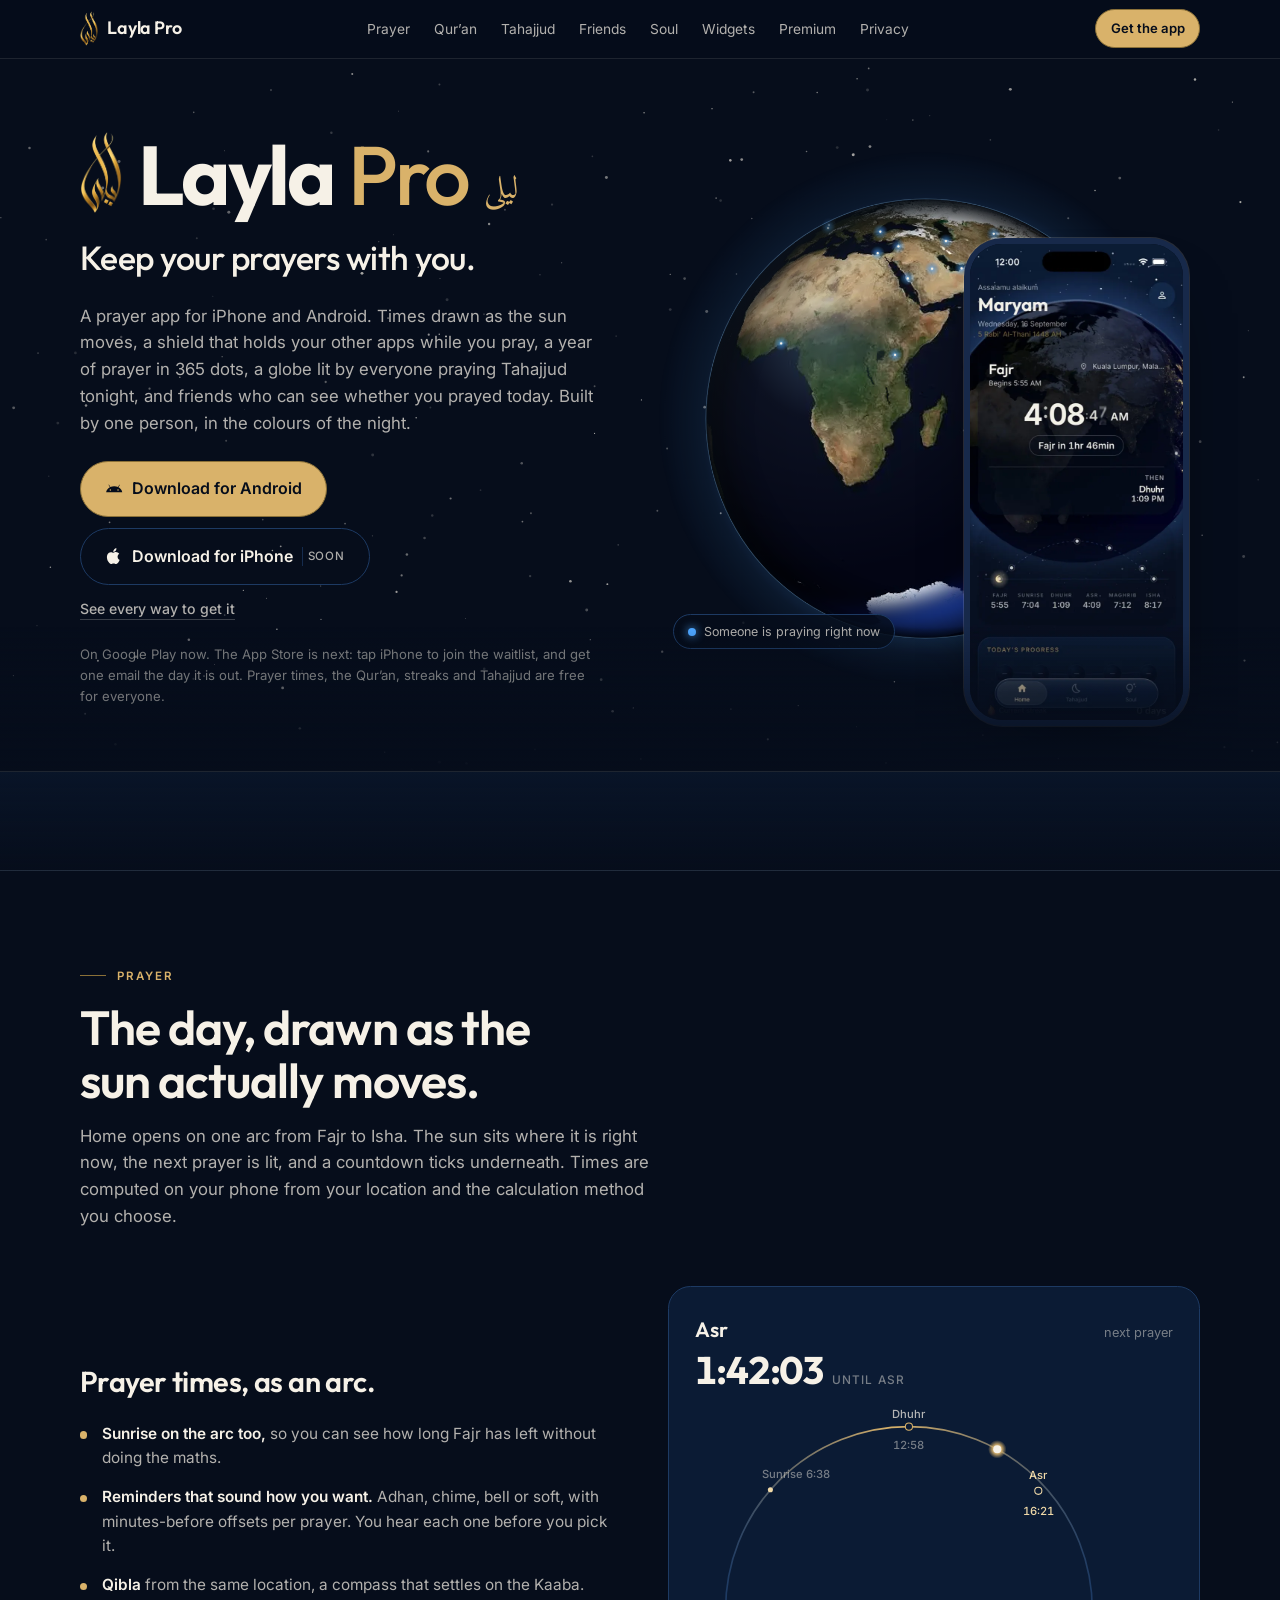
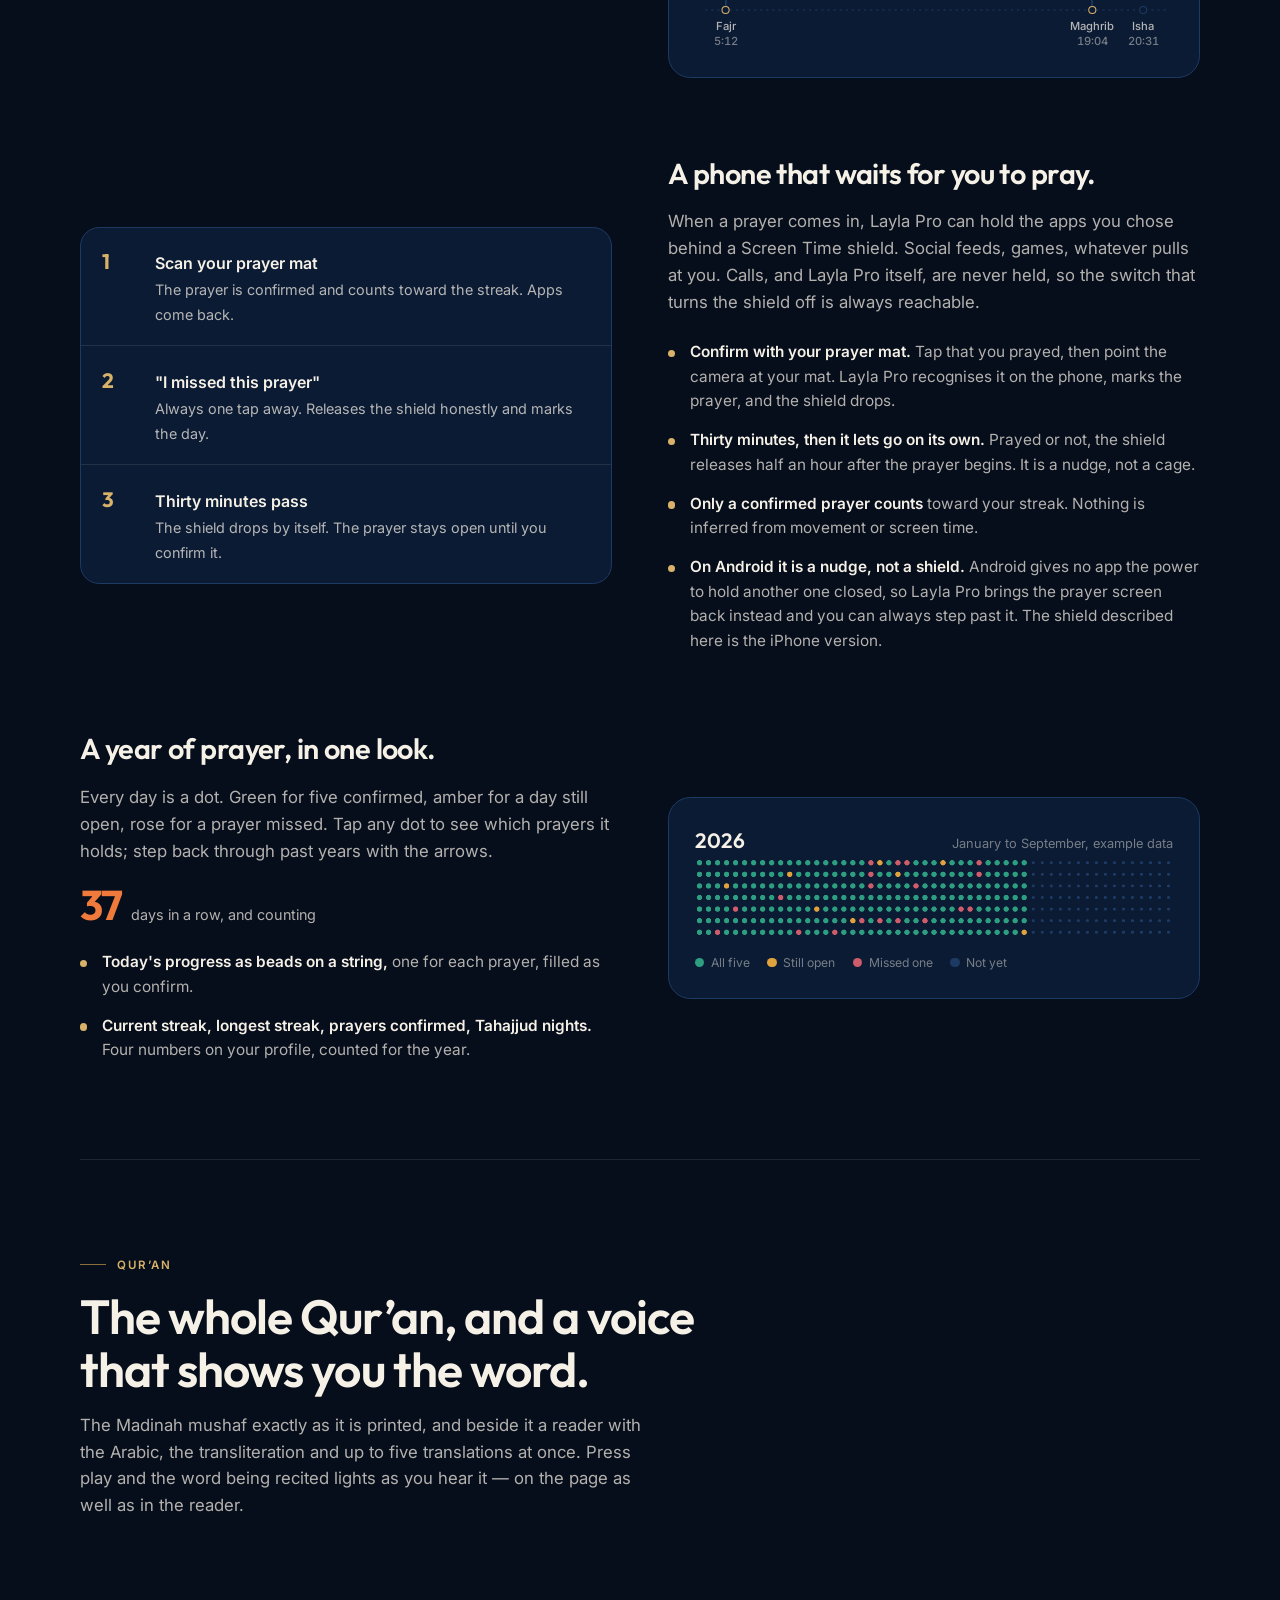
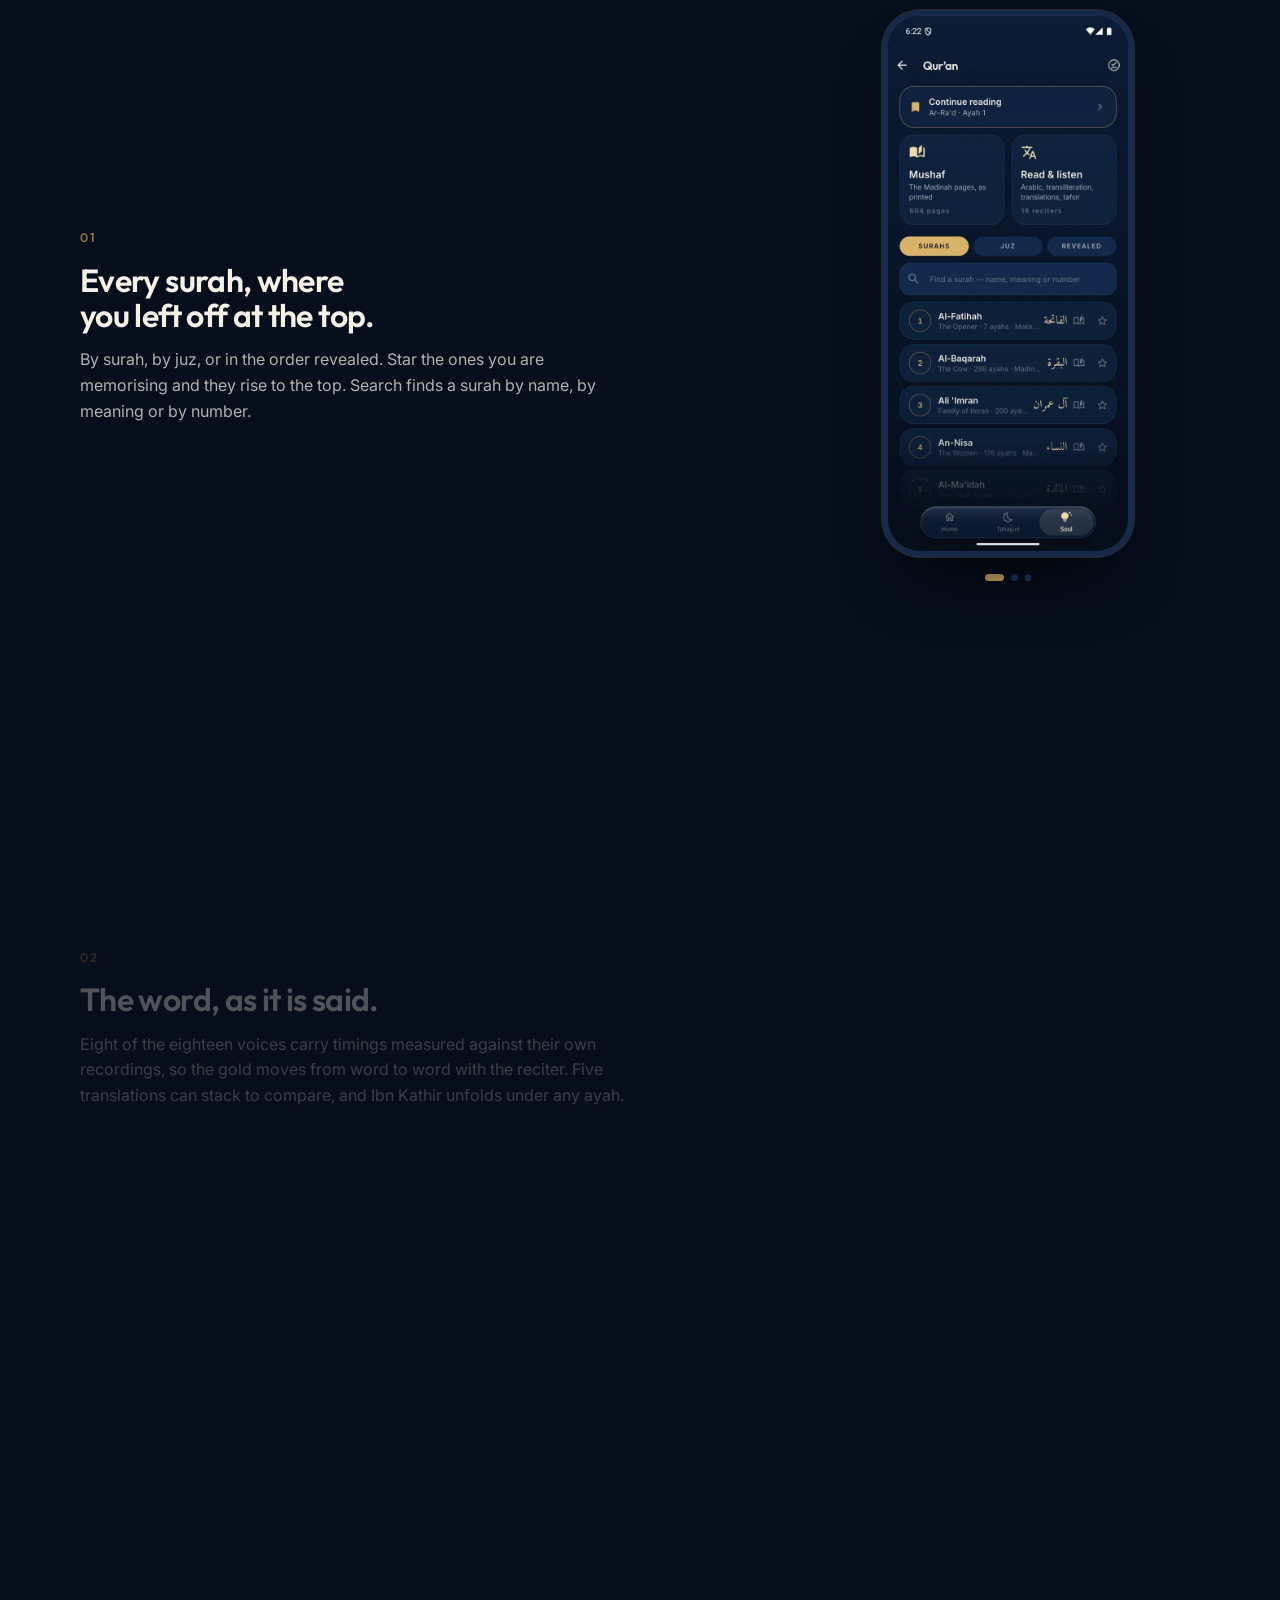
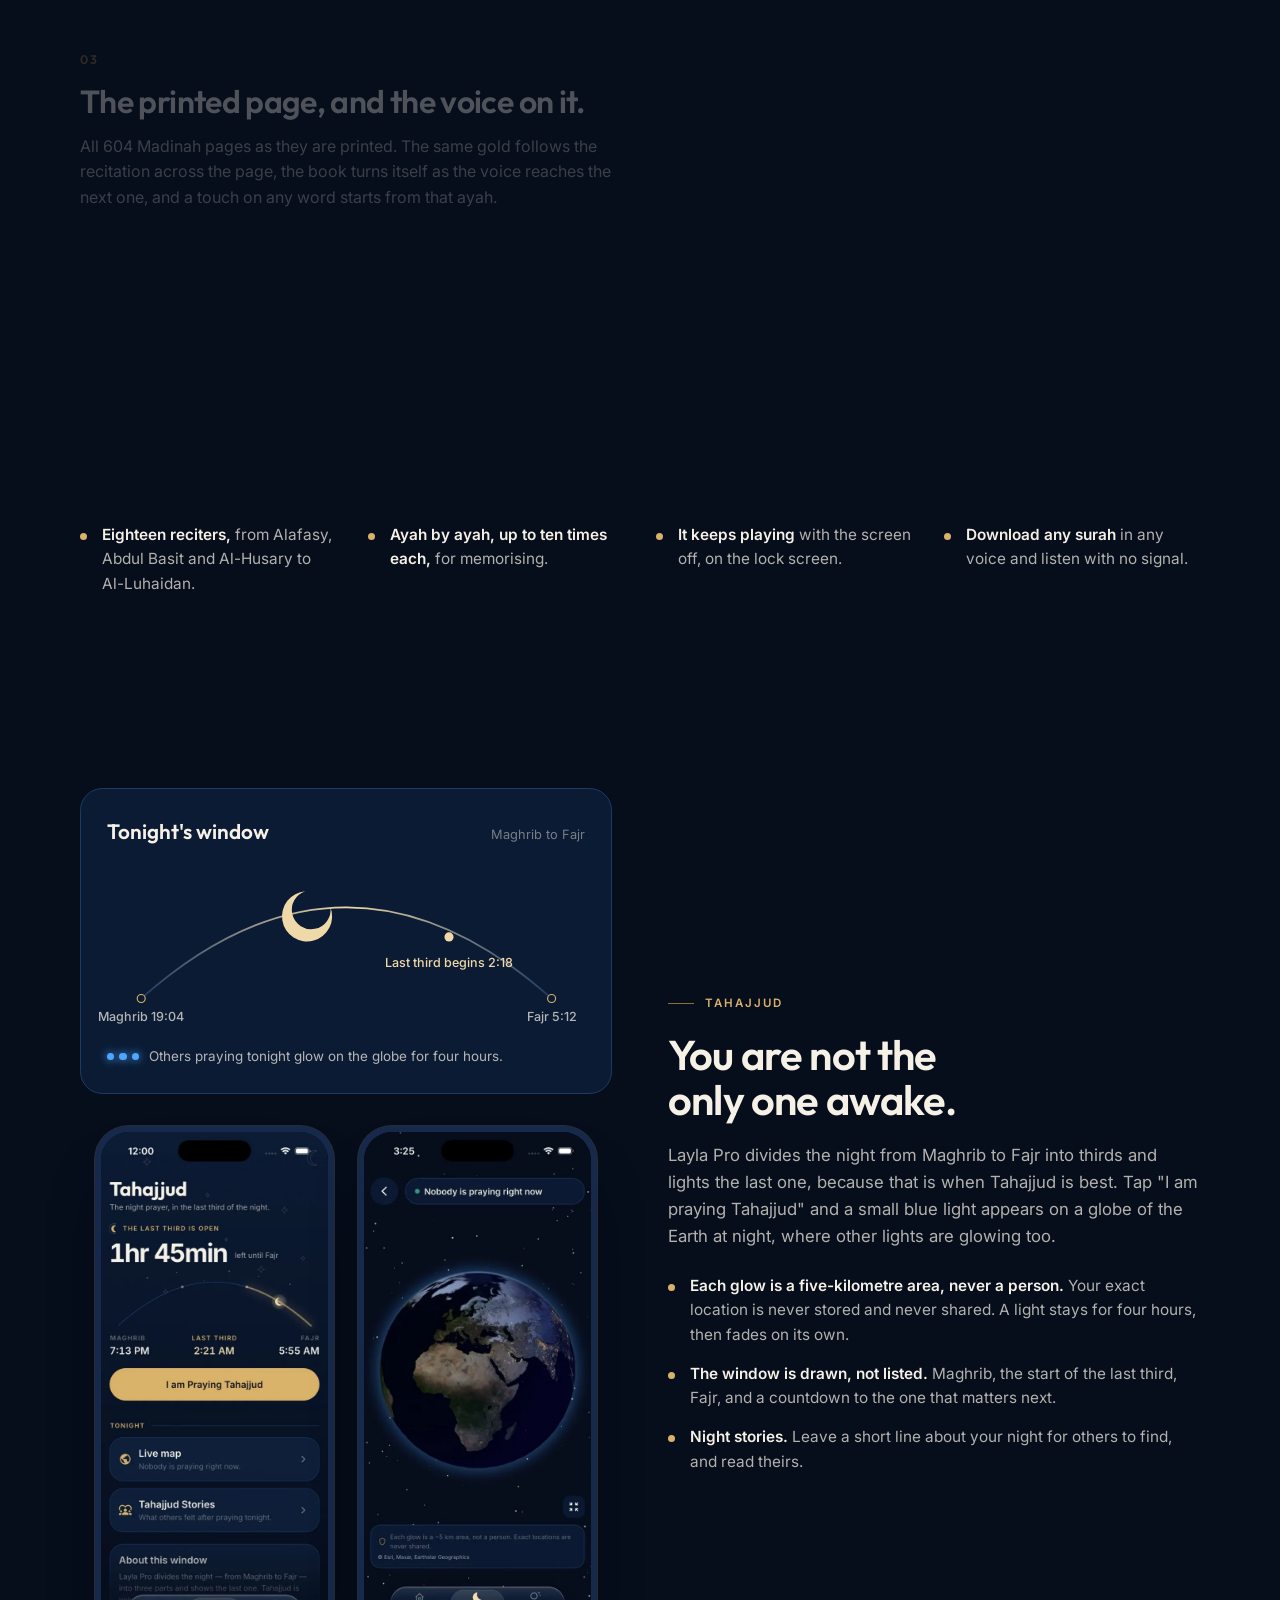
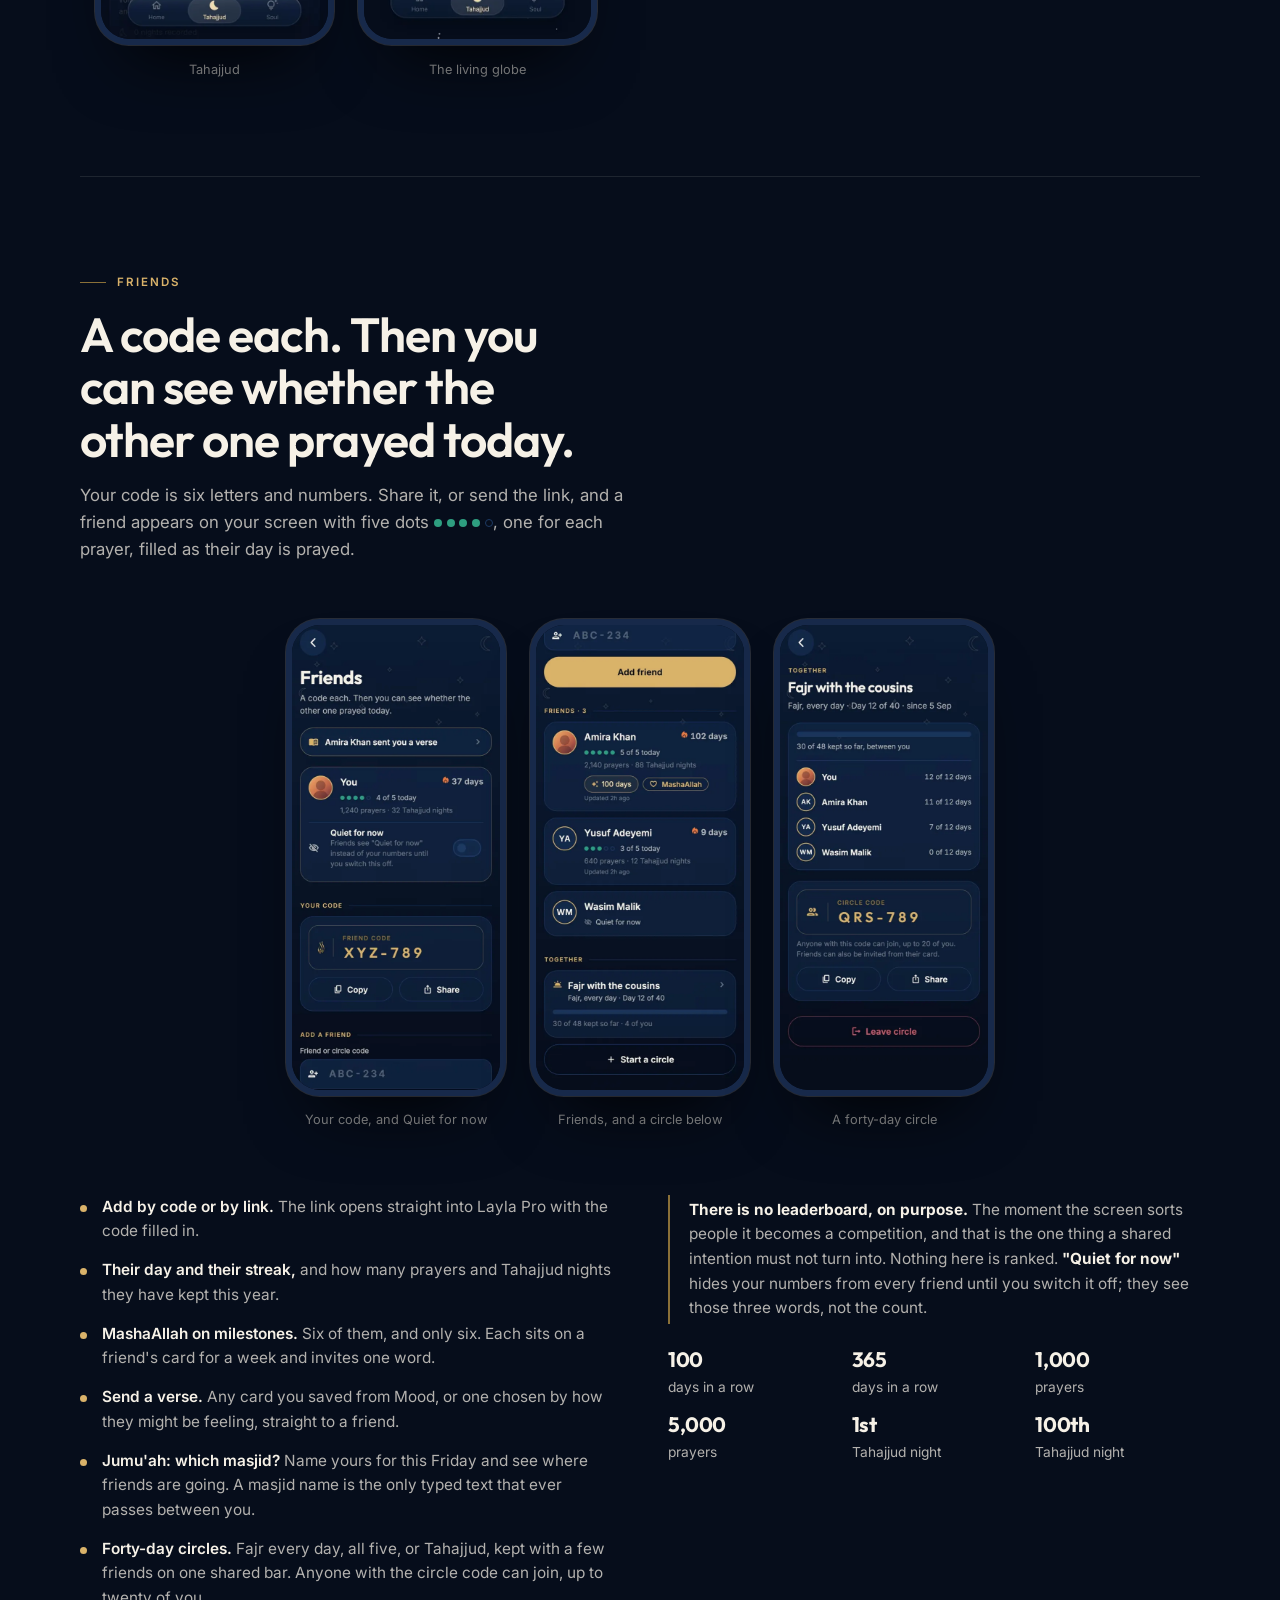
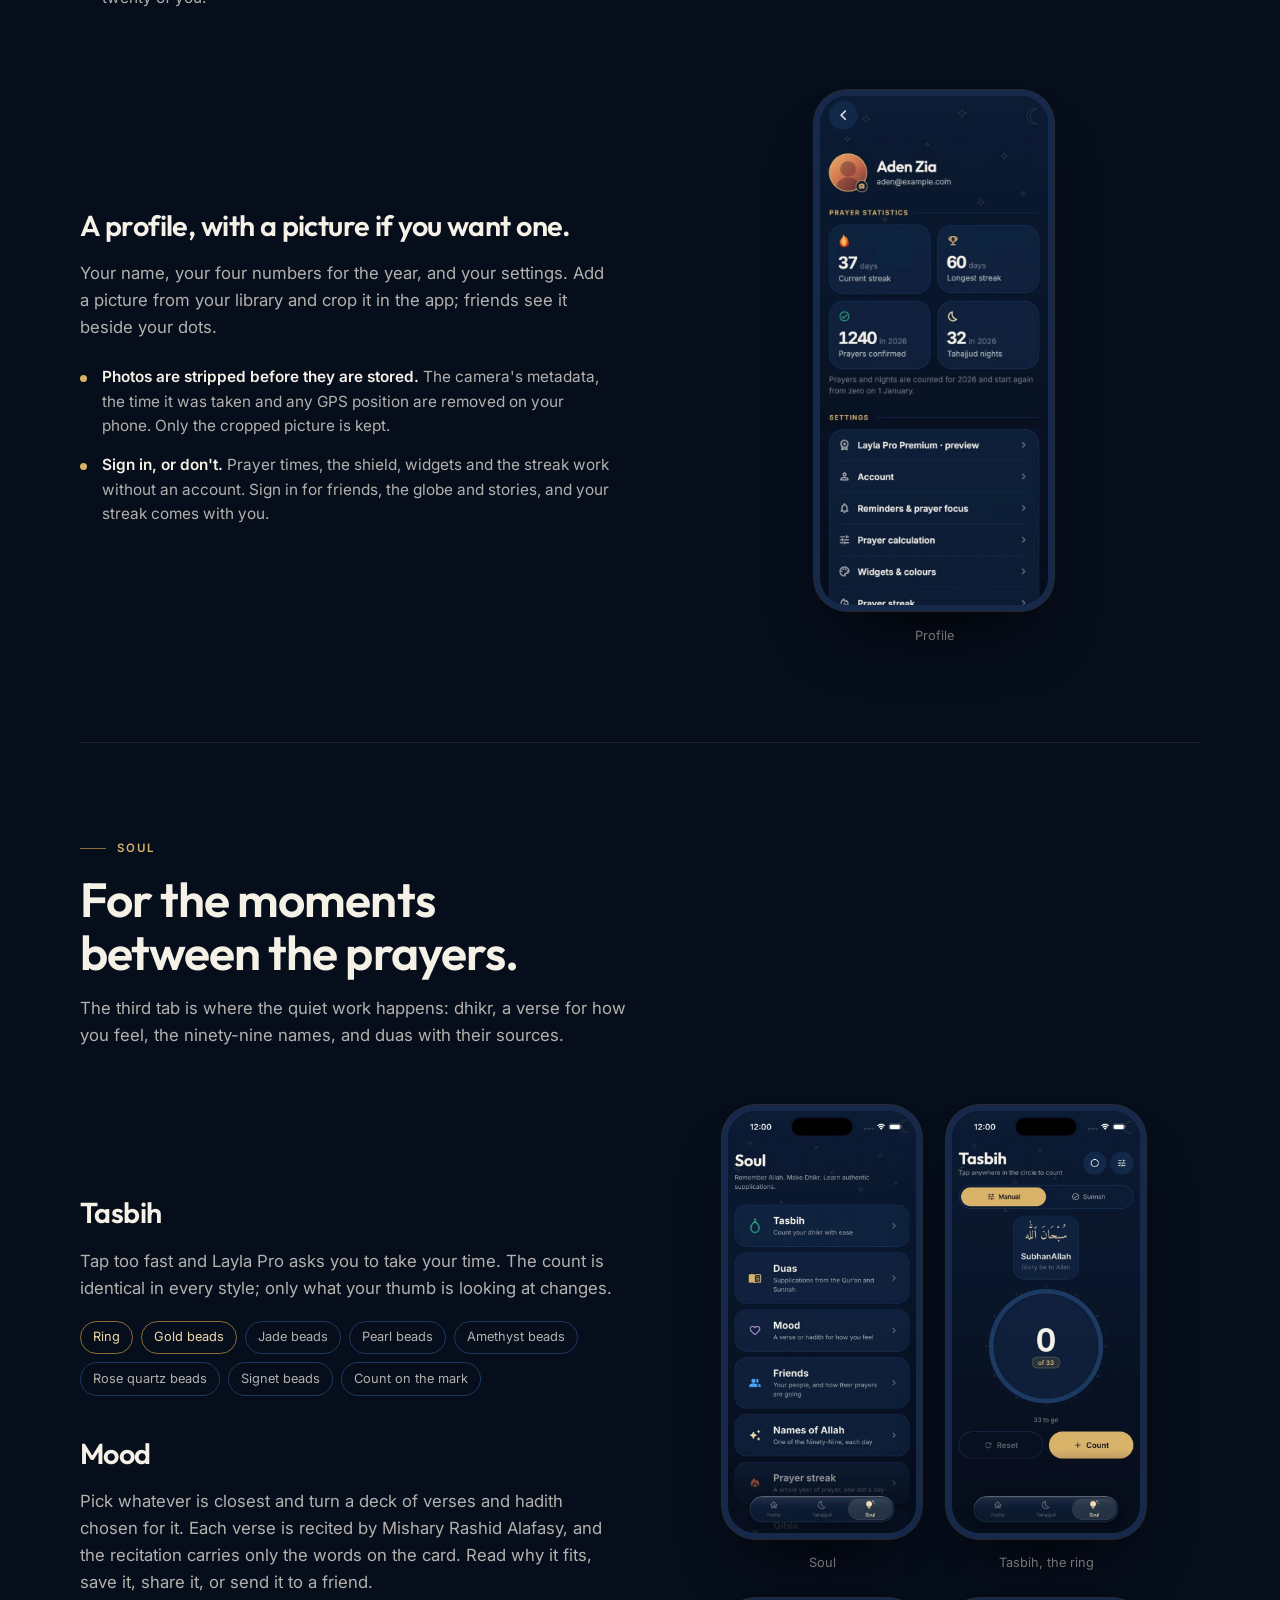
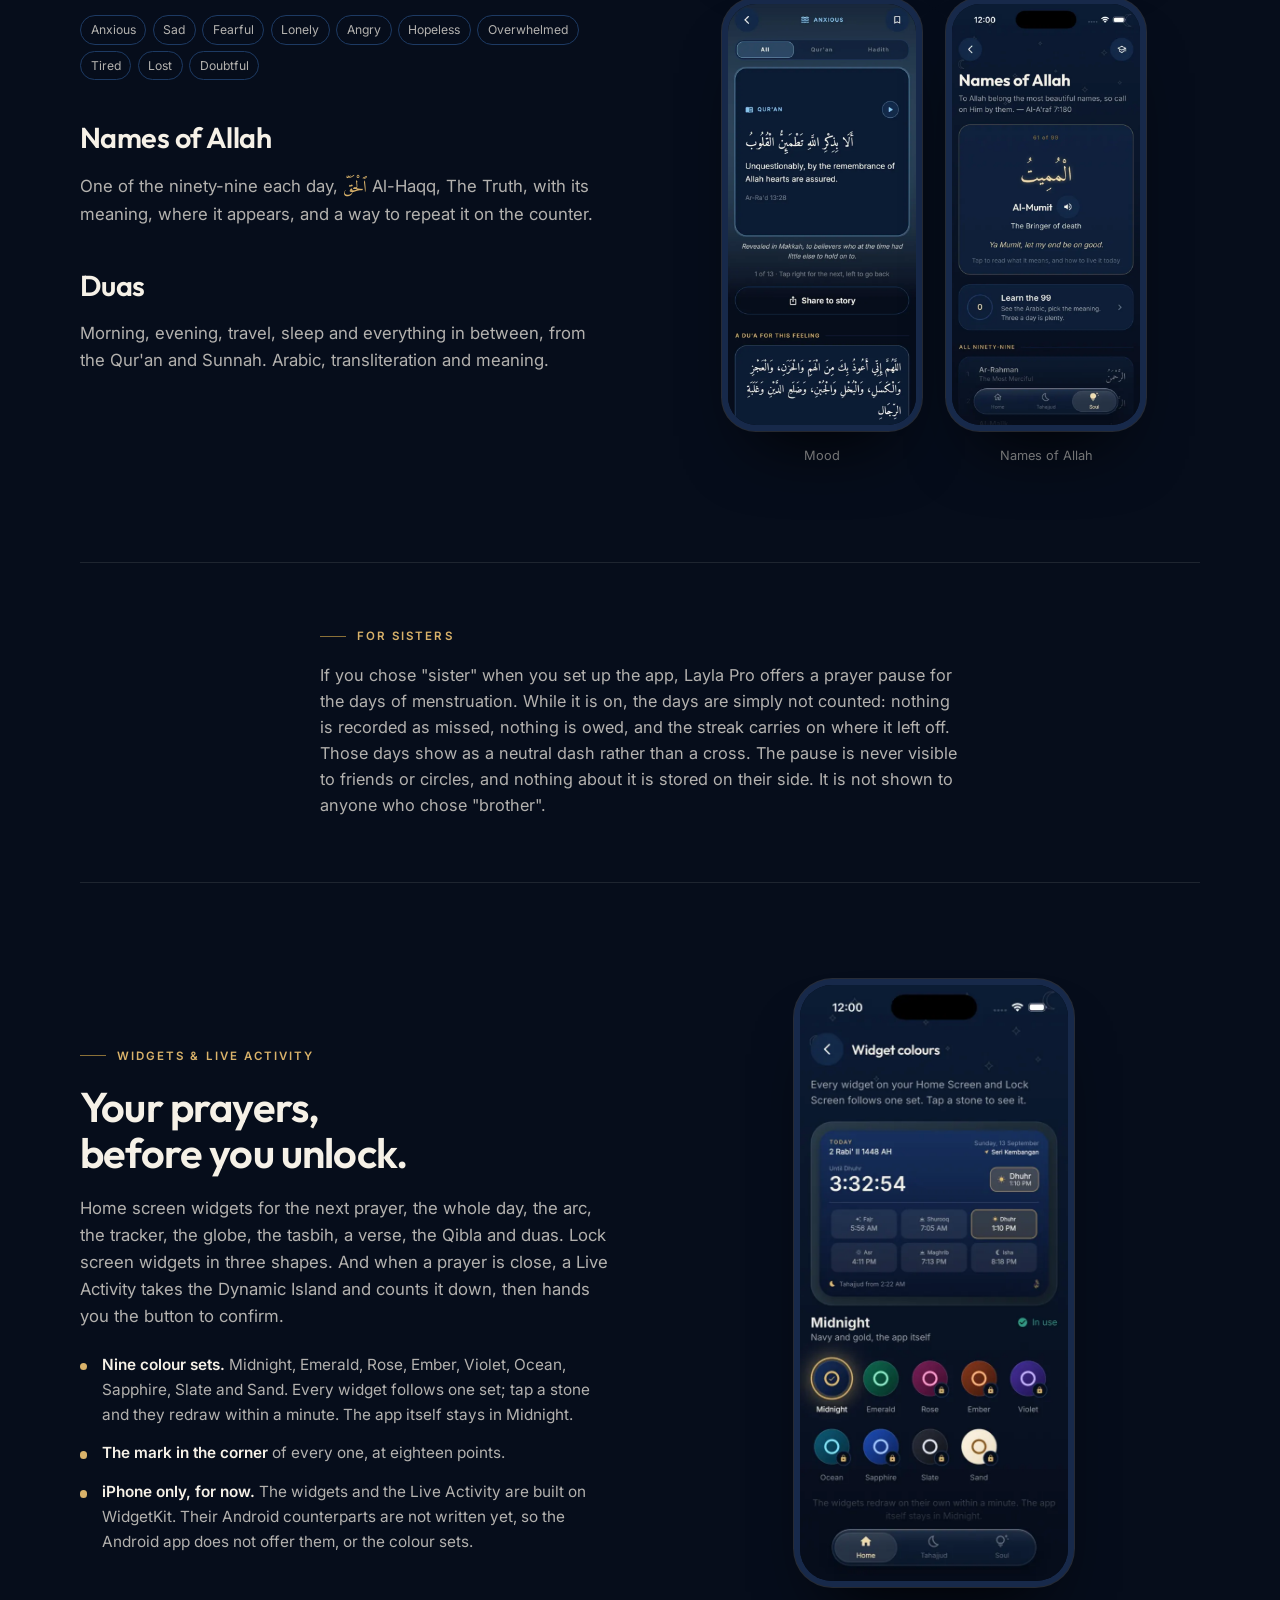
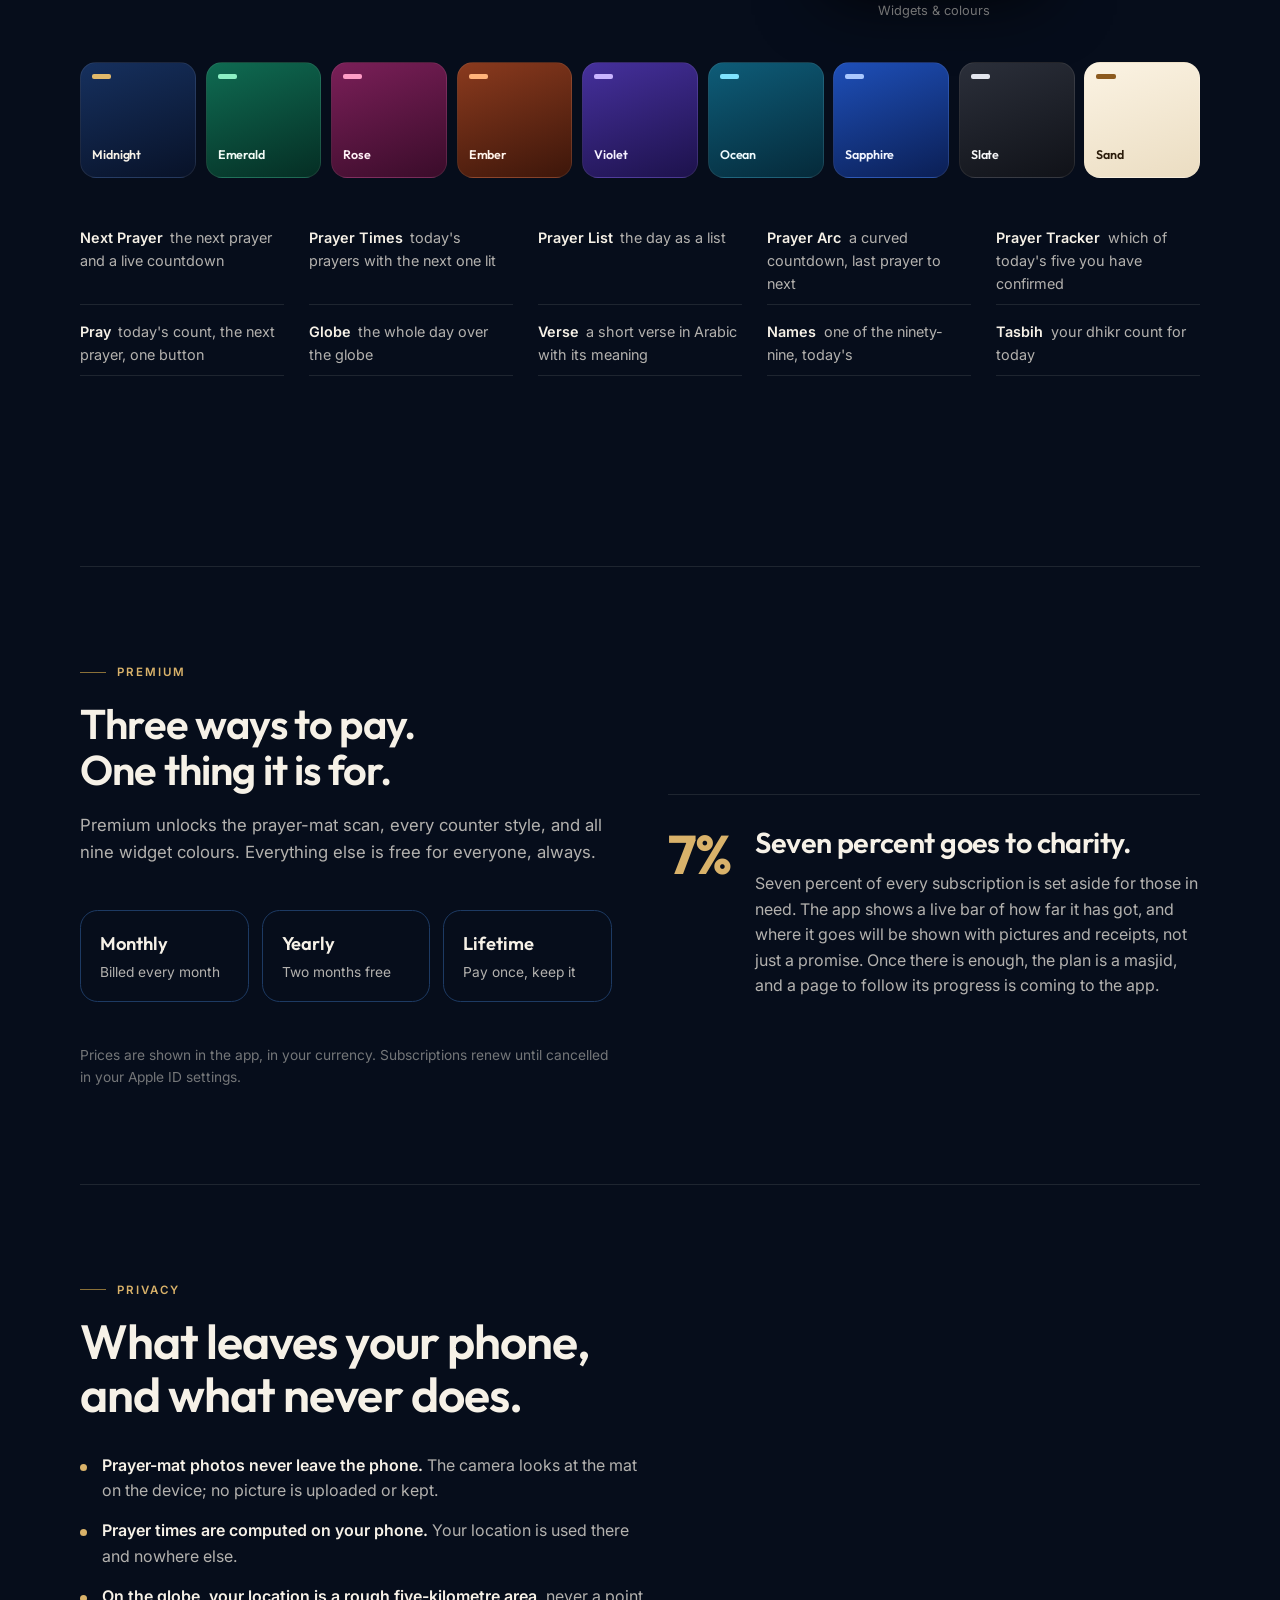
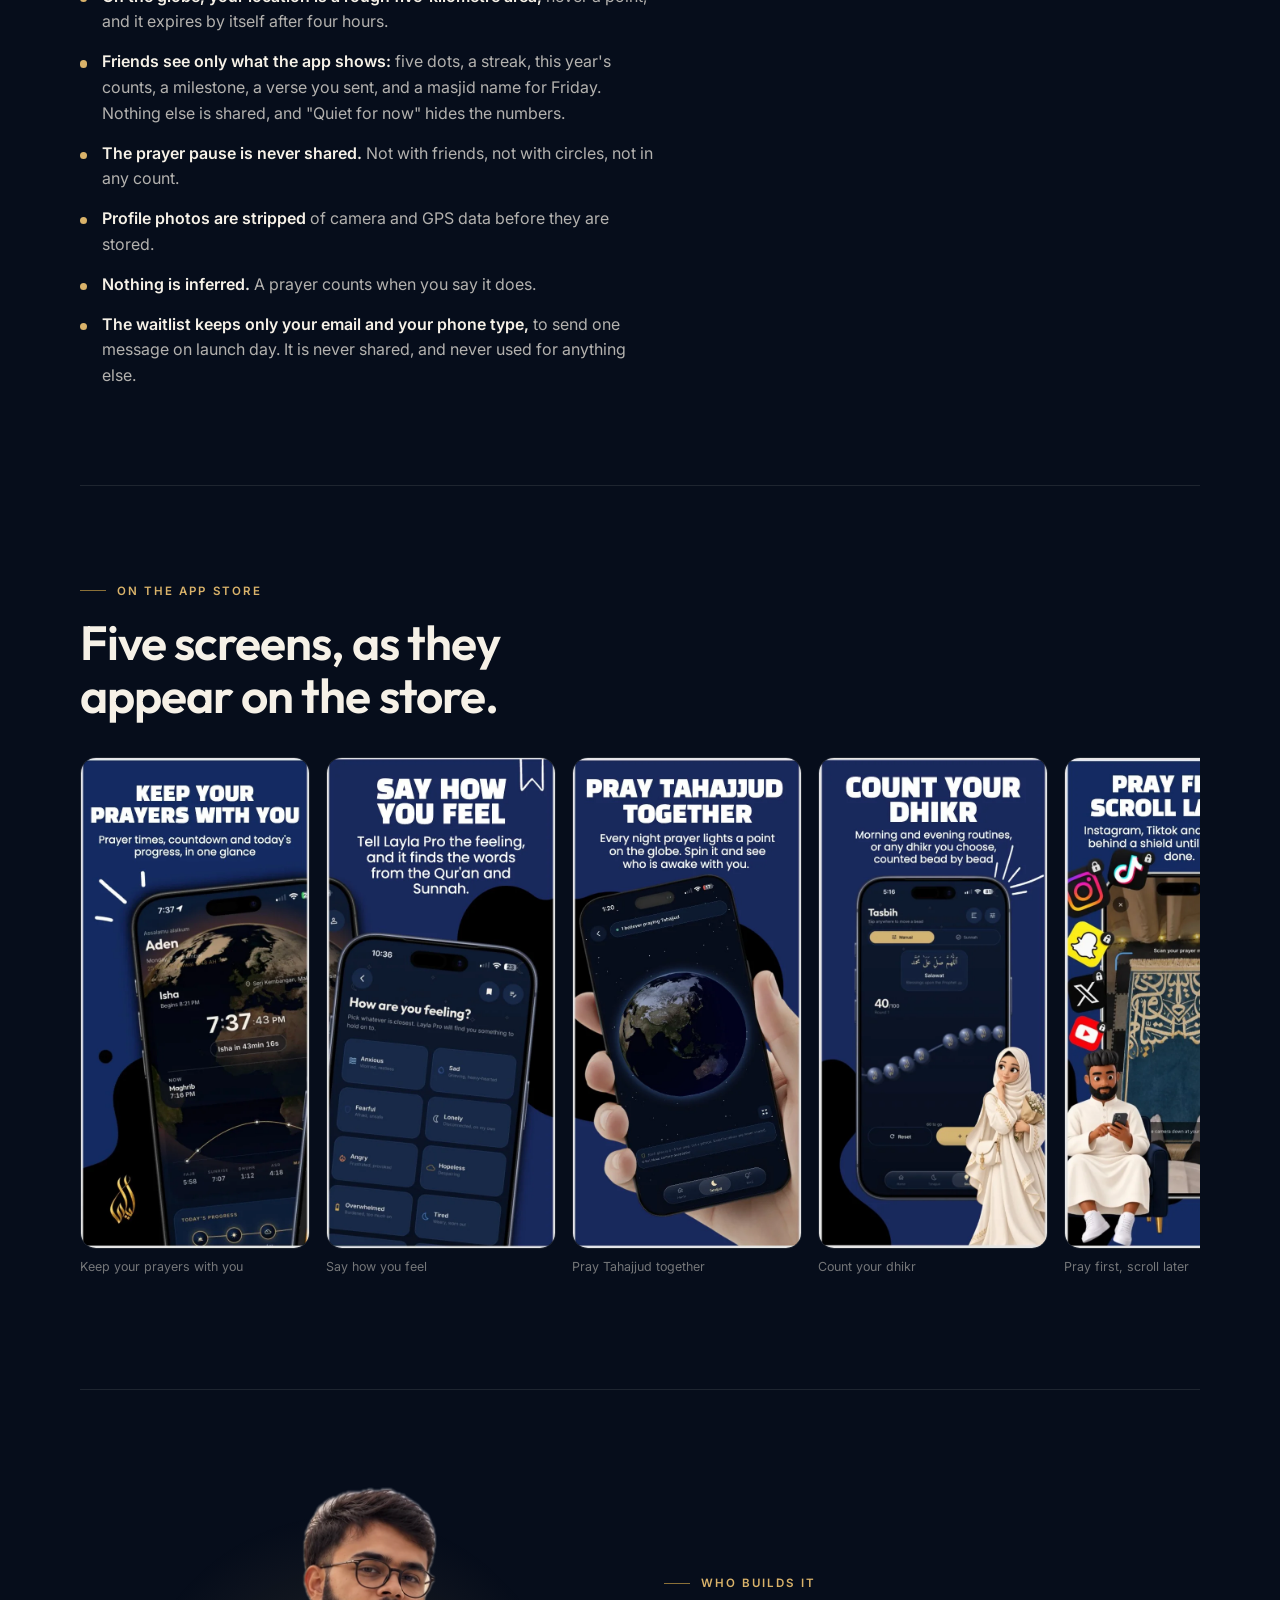
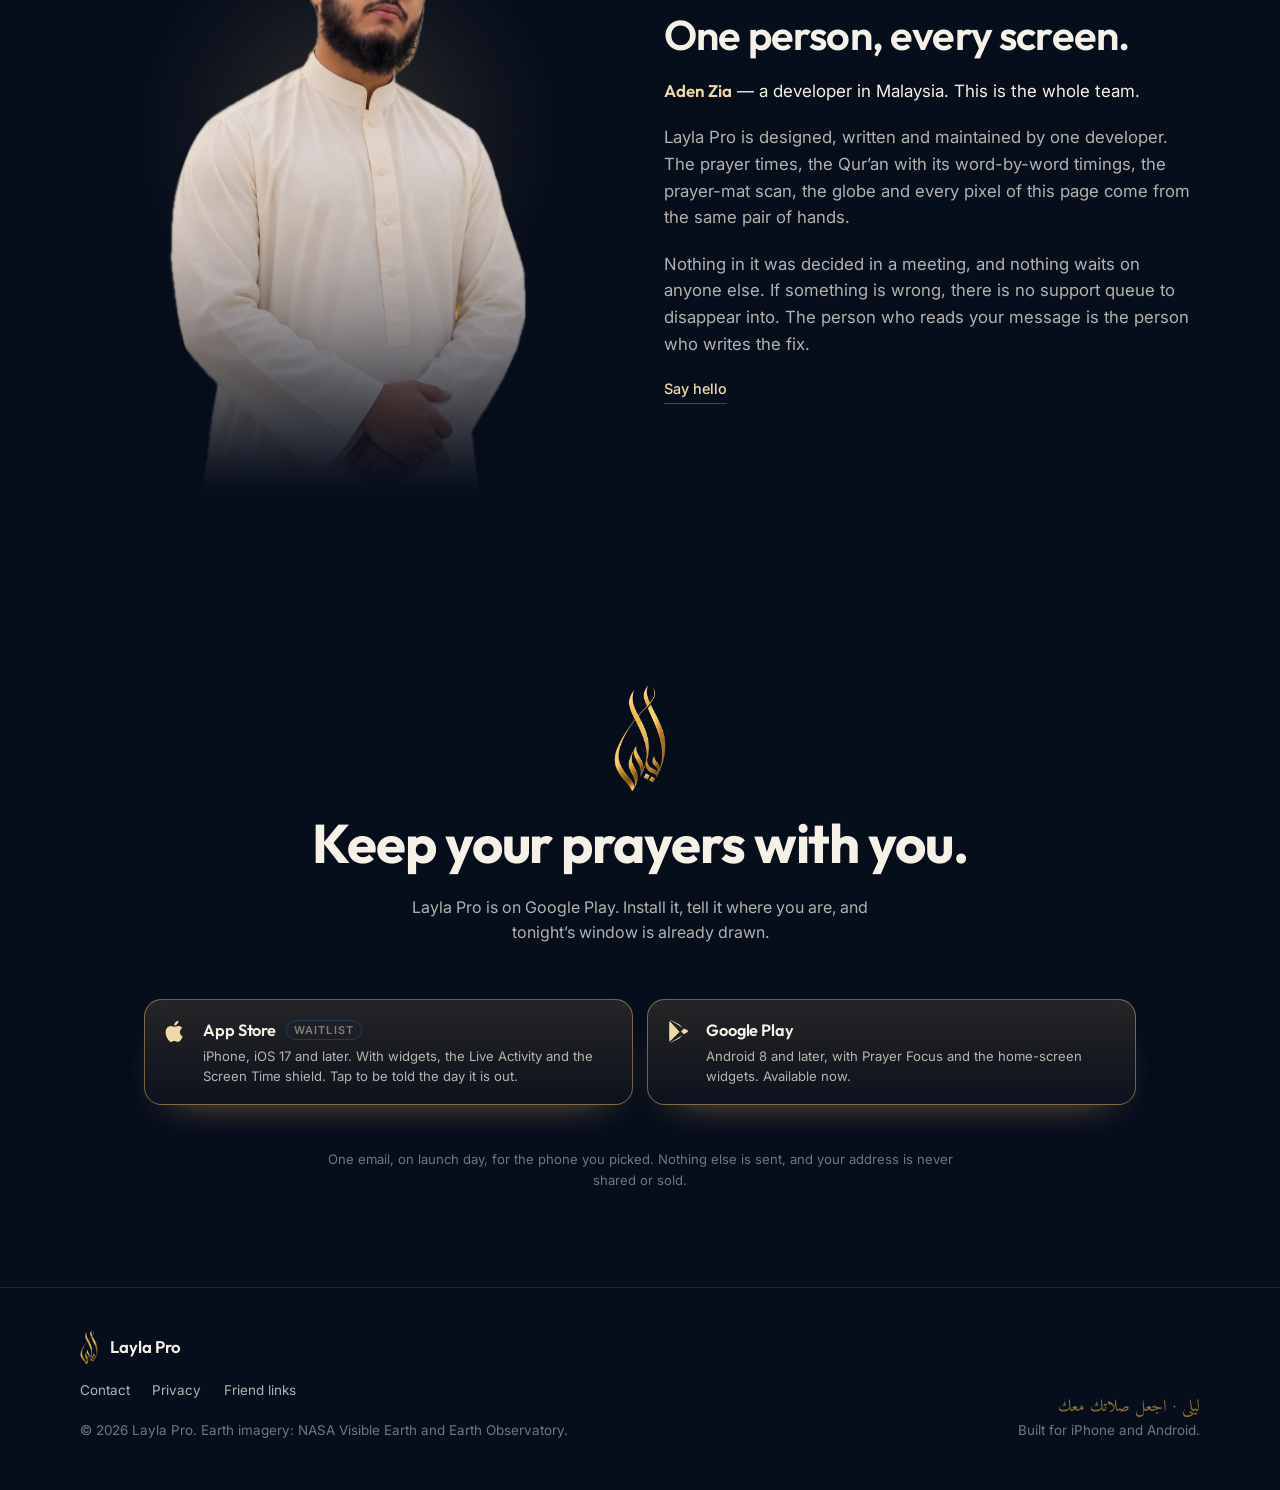
<file: index.html>
<!doctype html>
<html lang="en">
<head>
<meta charset="utf-8">
<meta name="viewport" content="width=device-width, initial-scale=1">
<title>Layla Pro — a prayer app for iPhone and Android</title>
<meta name="description" content="Prayer times drawn as an arc, a shield that holds your apps while you pray, the whole Qur’an with word-by-word recitation, Tahajjud on a living globe, and friends who see whether you prayed. Download for Android now.">
<link rel="canonical" href="https://adenzia04-ui.github.io/layla-pro/">
<meta property="og:type" content="website">
<meta property="og:site_name" content="Layla Pro">
<meta property="og:title" content="Layla Pro — keep your prayers with you">
<meta property="og:description" content="Prayer times, a prayer lock, a year of dots, a Tahajjud globe, friends and widgets. For iPhone and Android.">
<meta property="og:url" content="https://adenzia04-ui.github.io/layla-pro/">
<meta property="og:image" content="https://adenzia04-ui.github.io/layla-pro/og.png">
<meta property="og:image:width" content="1200">
<meta property="og:image:height" content="630">
<meta name="twitter:card" content="summary_large_image">
<meta name="twitter:title" content="Layla Pro — keep your prayers with you">
<meta name="twitter:description" content="Prayer times, a prayer lock, a year of dots, a Tahajjud globe, friends and widgets. For iPhone and Android.">
<meta name="twitter:image" content="https://adenzia04-ui.github.io/layla-pro/og.png">
<meta name="theme-color" content="#060D1B">
<link rel="icon" href="icon.png">
<link rel="apple-touch-icon" href="icon.png">
<link rel="preconnect" href="https://fonts.googleapis.com">
<link rel="preconnect" href="https://fonts.gstatic.com" crossorigin>
<link rel="stylesheet" href="https://fonts.googleapis.com/css2?family=Outfit:wght@400;500;600;700&family=Inter:wght@400;500;600&family=Amiri:wght@400;700&display=swap">
<link rel="stylesheet" href="assets/site.css?v=2">
<link rel="preload" as="image" href="assets/screens/home.webp" type="image/webp">
<script>
/* ── The one place to change when the App Store listing goes live. ──
   Paste the full listing URL into STORE_URL (for example
   "https://apps.apple.com/app/id1234567890") and every App Store
   button on this site and on add.html links to it and drops "coming".
   PLAY_URL works the same way for Google Play. While either is empty, its
   buttons open the launch waitlist, which posts to WAITLIST_URL.
   CONTACT is where the footer's "Contact" goes. */
window.LAYLA = {
  STORE_URL: "",
  PLAY_URL: "https://play.google.com/store/apps/details?id=com.adenzia.layla",
  WAITLIST_URL: "https://layla-waitlist.adenzia04.workers.dev",
  CONTACT: "https://github.com/adenzia04-ui/layla-pro/issues"
};
</script>
<style>
  /* ── hero ───────────────────────────────────── */
  .hero{position:relative;overflow:hidden;padding:4.5rem 0 4rem}
  .hero .wrap{position:relative;display:grid;grid-template-columns:minmax(0,1fr) minmax(0,1.05fr);align-items:center;gap:3rem}
  @media (max-width:900px){.hero{padding-top:3rem}.hero .wrap{grid-template-columns:minmax(0,1fr);gap:2.5rem}
    .hero-actions .btn.big{white-space:normal;text-align:center}}
  .hero-copy{display:grid;gap:1.5rem;z-index:1}
  .wordmark{display:flex;align-items:flex-end;gap:1rem}
  .wordmark img{width:2.6rem;height:auto}
  .wordmark h1{font-size:clamp(3.2rem,7vw,5.2rem);font-weight:700;letter-spacing:-.035em;line-height:.95}
  .wordmark h1 span{font-weight:500;color:var(--gold)}
  .wordmark .ar{font-family:var(--arabic);font-size:2rem;color:var(--gold);line-height:1;padding-bottom:.5rem}
  .tagline{font-family:var(--display);font-size:clamp(1.5rem,3vw,2.1rem);font-weight:500;letter-spacing:-.015em;line-height:1.2}
  .hero-actions{display:flex;flex-wrap:wrap;gap:.7rem;align-items:center}
  .hero-note{font-size:.82rem;color:var(--faint)}
  .hero-more{flex-basis:100%;margin-top:.1rem;font-size:.88rem;font-weight:500;color:var(--mist);text-decoration:none}
  .hero-more span{border-bottom:1px solid rgba(246,241,231,.22);padding-bottom:.12rem;transition:color .15s ease,border-color .15s ease}
  .hero-more:hover{color:var(--gold-soft)}
  .hero-more:hover span{border-color:var(--gold-dim)}
  /* the globe with the phone standing in front of it */
  .hero-visual{position:relative;aspect-ratio:1;width:100%;max-width:560px;justify-self:center}
  .hero-visual canvas{position:absolute;inset:0;width:100%;height:100%;display:block}
  .hero-visual .device{position:absolute;right:2%;bottom:-6%;--dw:41%;margin:0;z-index:1}
  .globe-caption{position:absolute;left:4%;bottom:8%;display:flex;align-items:center;gap:.55rem;font-size:.78rem;color:var(--mist);background:rgba(6,13,27,.8);border:1px solid var(--line);padding:.4rem .85rem;border-radius:999px;white-space:nowrap}
  .dot{width:.5rem;height:.5rem;border-radius:50%;background:var(--pulse);box-shadow:0 0 10px var(--pulse);animation:pulse 2.2s ease-in-out infinite}
  @keyframes pulse{0%,100%{box-shadow:0 0 6px var(--pulse)}50%{box-shadow:0 0 16px var(--pulse-soft)}}
  @media (max-width:900px){.hero-visual{max-width:440px}}
  @media (max-width:600px){.hero-visual .device{--dw:44%;bottom:-4%}.globe-caption{bottom:auto;top:3%;left:0}}

  /* ── section rhythm ─────────────────────────── */
  section{padding:6rem 0}
  @media (max-width:700px){section{padding:4.2rem 0}}
  .rule{width:min(var(--wrap),calc(100% - 2.5rem));margin-inline:auto;height:1px;background:var(--hair)}
  .head{display:grid;gap:1rem;max-width:44rem;margin-bottom:3.5rem}
  .head h2{font-size:clamp(2rem,4.4vw,3rem)}
  .two{display:grid;grid-template-columns:minmax(0,1fr) minmax(0,1fr);gap:3.5rem;align-items:center}
  .two.flip .copy{order:2}
  @media (max-width:860px){.two{grid-template-columns:1fr;gap:2.5rem}.two.flip .copy{order:0}}
  .copy{display:grid;gap:1.2rem}
  .copy h2{font-size:clamp(1.9rem,4vw,2.6rem)}
  .copy h3{font-size:clamp(1.4rem,2.6vw,1.8rem)}
  .points{list-style:none;padding:0;margin:.3rem 0 0;display:grid;gap:.9rem}
  .points li{padding-left:1.4rem;position:relative;color:var(--mist);font-size:.96rem}
  .points li::before{content:"";position:absolute;left:0;top:.62rem;width:.45rem;height:.45rem;border-radius:50%;background:var(--gold)}
  .points b{color:var(--cream);font-weight:600}
  .fig{margin:0;display:grid;gap:.9rem;justify-items:center}
  .fig figcaption{font-size:.8rem;color:var(--faint);text-align:center}
  .pair{display:flex;gap:1.5rem;justify-content:center;align-items:flex-start;flex-wrap:wrap}
  .pair .fig{width:min(240px,45%)}
  .pair .device{--dw:100%}
  .stack{display:grid;gap:5rem}
  .drawn{border:1px solid var(--line);border-radius:1.4rem;padding:1.6rem;background:var(--navy)}

  /* prayer arc */
  .arc-head{display:flex;justify-content:space-between;align-items:baseline;font-size:.8rem;color:var(--faint)}
  .arc-head b{color:var(--cream);font-family:var(--display);font-size:1.3rem;font-weight:600}
  .countdown{font-variant-numeric:tabular-nums;font-family:var(--display);font-size:2.4rem;font-weight:700;letter-spacing:-.03em;line-height:1;margin:.3rem 0 .2rem}
  .countdown small{font-size:.74rem;color:var(--faint);font-family:var(--body);font-weight:500;letter-spacing:.1em;text-transform:uppercase;margin-left:.5rem}
  svg.arc,svg.night{width:100%;height:auto;display:block;overflow:visible}
  .arc text,.night text{font-family:var(--body);font-size:11px;fill:var(--mist);font-weight:500}
  .arc .t{fill:var(--faint);font-variant-numeric:tabular-nums}
  .arc .now text{fill:var(--gold-soft)}

  /* lock: the three ways the shield lets go */
  .lock-steps{display:grid;gap:0;border:1px solid var(--line);border-radius:1.2rem;overflow:hidden;background:var(--navy)}
  .lock-steps>div{padding:1.1rem 1.3rem;display:grid;grid-template-columns:2.4rem 1fr;gap:.9rem;align-items:baseline;border-top:1px solid var(--hair)}
  .lock-steps>div:first-child{border-top:0}
  .lock-steps i{font-style:normal;font-family:var(--display);font-weight:700;font-size:1.3rem;color:var(--gold)}
  .lock-steps b{display:block;font-weight:600}
  .lock-steps span{font-size:.9rem;color:var(--mist)}

  /* year of dots */
  .year canvas{width:100%;height:auto;display:block;aspect-ratio:1060/180}
  .legend{display:flex;gap:1.1rem;font-size:.76rem;color:var(--faint);flex-wrap:wrap;margin-top:.9rem}
  .legend span{display:inline-flex;align-items:center;gap:.4rem}
  .legend i{width:.6rem;height:.6rem;border-radius:50%;display:inline-block}
  .streak-num{display:flex;align-items:baseline;gap:.6rem}
  .streak-num b{font-family:var(--display);font-size:2.6rem;font-weight:700;letter-spacing:-.03em;color:var(--ember);line-height:1}
  .streak-num span{color:var(--mist);font-size:.9rem}

  /* tahajjud */
  .presence{display:flex;gap:.6rem;align-items:center;font-size:.84rem;color:var(--mist);margin-top:.8rem}
  .lights{display:flex;gap:.35rem}
  .lights i{width:.45rem;height:.45rem;border-radius:50%;background:var(--pulse);box-shadow:0 0 8px var(--pulse);animation:pulse 2.4s ease-in-out infinite}
  .lights i:nth-child(2){animation-delay:.6s}.lights i:nth-child(3){animation-delay:1.2s}

  /* friends: five dots as the app draws them */
  .five{display:inline-flex;gap:.3rem;vertical-align:middle;margin-left:.3rem}
  .five i{width:.5rem;height:.5rem;border-radius:50%;background:var(--emerald)}
  .five i.off{background:transparent;border:1px solid var(--line)}
  .plain{border-left:2px solid var(--gold-dim);padding:.2rem 0 .2rem 1.2rem;color:var(--mist);font-size:.96rem}
  .plain b{color:var(--cream)}
  .milestones{display:grid;grid-template-columns:repeat(3,1fr);gap:.6rem 1.2rem;font-size:.86rem;color:var(--mist);margin:0;padding:0;list-style:none}
  .milestones b{display:block;font-family:var(--display);font-size:1.3rem;color:var(--cream);letter-spacing:-.02em}
  @media (max-width:420px){.milestones{grid-template-columns:repeat(2,1fr)}}

  /* soul */
  .counters{display:flex;flex-wrap:wrap;align-items:center;gap:.5rem}
  .counters span{margin:0;font-size:.8rem;line-height:1.6;padding:.35rem .75rem;border:1px solid var(--line);border-radius:999px;color:var(--mist);white-space:nowrap}
  .counters span.free{border-color:var(--gold-dim);color:var(--gold-soft)}
  .moods{display:flex;gap:.4rem;flex-wrap:wrap;align-items:center}
  .moods span{margin:0;font-size:.76rem;line-height:1.6;padding:.25rem .6rem;border:1px solid var(--line);border-radius:999px;color:var(--mist);white-space:nowrap}
  .ar{font-family:var(--arabic);color:var(--gold);line-height:1.5}
  .trio{display:flex;gap:1.5rem;justify-content:center;align-items:flex-start;flex-wrap:wrap;margin-top:3.5rem}
  .trio .fig{width:min(220px,45%)}
  .two .trio{margin-top:0}
  .two .trio .fig{width:min(200px,45%)}
  @media (max-width:860px){
    #soul-shots{width:100%;max-width:calc(400px + 1.5rem);margin-inline:auto}
    #soul-shots .fig{width:min(200px,calc(50% - .75rem))}
  }
  .trio .device{--dw:100%}
  .empty{width:min(240px,45%);aspect-ratio:590/1280;border:1px dashed var(--line);border-radius:2.1rem;display:grid;place-items:center;color:var(--faint);font-size:.8rem;text-align:center;padding:1rem}

  /* sisters: one paragraph, set apart only by whitespace */
  .quiet{padding:4rem 0}
  .quiet .wrap{max-width:40rem}
  #sisters .note{color:var(--mist);font-size:1.02rem}
  .quiet .eyebrow{margin-bottom:1rem}

  /* widgets: nine colour sets, the real values from the app */
  .sets{display:grid;grid-template-columns:repeat(9,1fr);gap:.6rem;margin-top:2.5rem}
  @media (max-width:860px){.sets{grid-template-columns:repeat(5,1fr)}}
  @media (max-width:480px){.sets{grid-template-columns:repeat(3,1fr)}}
  .set{aspect-ratio:1;border-radius:1rem;padding:.7rem;display:flex;flex-direction:column;justify-content:space-between;background:linear-gradient(160deg,var(--t),var(--b));color:var(--c);border:1px solid rgba(246,241,231,.08)}
  .set i{width:1.2rem;height:.3rem;border-radius:2px;background:var(--a);display:block}
  .set b{font-family:var(--display);font-size:.78rem;font-weight:600;letter-spacing:-.01em}
  .wlist{display:grid;grid-template-columns:repeat(auto-fit,minmax(200px,1fr));gap:.4rem 1.6rem;font-size:.9rem;color:var(--mist);margin-top:2.5rem}
  .wlist div{padding:.55rem 0;border-bottom:1px solid var(--hair)}
  .wlist b{color:var(--cream);font-weight:600;margin-right:.45rem}

  /* premium */
  .plans{display:grid;grid-template-columns:repeat(3,1fr);gap:.8rem;margin-top:1.6rem}
  @media (max-width:640px){.plans{grid-template-columns:1fr}}
  .plan{border:1px solid var(--line);border-radius:1.1rem;padding:1.1rem 1.2rem;display:grid;gap:.2rem}
  .plan b{font-family:var(--display);font-size:1.15rem;font-weight:600}
  .plan span{font-size:.86rem;color:var(--mist)}
  .charity{border-top:1px solid var(--hair);padding-top:2rem;margin-top:2.6rem;display:grid;grid-template-columns:auto 1fr;gap:1.6rem;align-items:start}
  @media (max-width:640px){.charity{grid-template-columns:1fr}}
  .charity .pct{font-family:var(--display);font-size:3.4rem;font-weight:700;letter-spacing:-.04em;color:var(--gold);line-height:1}
  .charity p{color:var(--mist);max-width:var(--measure)}
  #premium .terms{font-size:.86rem;color:var(--faint);margin-top:1.4rem}

  /* privacy */
  .privacy ul{list-style:none;margin:0;padding:0;display:grid;gap:.9rem;max-width:var(--measure)}
  .privacy li{padding-left:1.4rem;position:relative;color:var(--mist);font-size:1rem}
  .privacy li::before{content:"";position:absolute;left:0;top:.68rem;width:.45rem;height:.45rem;border-radius:50%;background:var(--gold)}
  .privacy b{color:var(--cream);font-weight:600}

  /* store panels */
  .panels{display:flex;gap:1rem;overflow-x:auto;scroll-snap-type:x mandatory;padding:.2rem 0 1rem;scrollbar-width:thin;scrollbar-color:var(--line) transparent}
  .panels figure{margin:0;flex:0 0 auto;width:min(230px,62vw);scroll-snap-align:start}
  .panels img{width:100%;height:auto;border-radius:1rem;border:1px solid var(--hair)}
  .panels figcaption{font-size:.78rem;color:var(--faint);margin-top:.5rem}

  /* cta */
  .cta{text-align:center}
  .cta .wrap{display:grid;grid-template-columns:minmax(0,1fr);gap:1.3rem;justify-items:center}
  .cta img{width:3.4rem;height:auto}
  .cta h2{font-size:clamp(2.2rem,5vw,3.4rem);font-weight:700}
  .cta p{color:var(--mist);max-width:32rem}
  .cta .row{display:flex;gap:.8rem;flex-wrap:wrap;justify-content:center}

  @media (prefers-reduced-motion:reduce){.dot,.lights i{animation:none}}

/* ── what is inside: the strip under the hero ───── */
.strip{border-block:1px solid var(--hair);background:linear-gradient(180deg,rgba(11,27,52,.5),rgba(6,13,27,0))}
.strip .wrap{display:grid;grid-template-columns:repeat(5,1fr);gap:1rem;padding:1.5rem 0}
.strip div{text-align:center;min-width:0}
.strip b{display:block;font-family:var(--display);font-size:1.6rem;font-weight:600;color:var(--gold-soft);line-height:1.1;font-variant-numeric:tabular-nums}
.strip span{display:block;font-size:.76rem;color:var(--faint);margin-top:.3rem;line-height:1.35}
@media (max-width:760px){.strip .wrap{grid-template-columns:repeat(3,1fr);gap:1.2rem .8rem}.strip div:nth-child(4),.strip div:nth-child(5){grid-column:span 1}}
@media (max-width:420px){.strip .wrap{grid-template-columns:repeat(2,1fr)}.strip div:last-child{grid-column:1 / -1}}

/* ── the person who builds it ──────────────────── */
#maker .two{align-items:center;gap:3rem}
#maker .maker-shot{position:relative;margin:0;justify-self:center;width:min(360px,78%)}
#maker .maker-shot::before{content:"";position:absolute;left:50%;top:4%;width:124%;aspect-ratio:1;transform:translateX(-50%);border-radius:50%;background:radial-gradient(circle,rgba(217,178,106,.20),rgba(217,178,106,.05) 46%,rgba(217,178,106,0) 70%);pointer-events:none}
/* The photograph is cropped at the hands, so a straight fade would cut across
   them. Instead the page's own colour is drawn over the bottom as a wide soft
   ellipse: the figure stands into shadow, and there is no horizontal edge. */
#maker .maker-shot::after{content:"";position:absolute;inset:0;pointer-events:none;background:linear-gradient(180deg,rgba(6,13,27,0) 44%,rgba(6,13,27,.06) 54%,rgba(6,13,27,.16) 62%,rgba(6,13,27,.30) 70%,rgba(6,13,27,.47) 77%,rgba(6,13,27,.64) 84%,rgba(6,13,27,.79) 90%,rgba(6,13,27,.91) 95%,var(--midnight) 100%)}
#maker .maker-shot img{position:relative;display:block;width:100%;height:auto}
#maker .bio{font-size:1.06rem;color:var(--cream)}
#maker .bio b{font-family:var(--display);font-weight:600;color:var(--gold-soft)}
#maker .sign{display:inline-flex;align-items:center;gap:.5rem;font-size:.9rem;font-weight:500;color:var(--gold-soft);text-decoration:none;border-bottom:1px solid rgba(217,178,106,.35);padding-bottom:.15rem;justify-self:start;transition:border-color .15s ease}
#maker .sign:hover{border-color:var(--gold)}
@media (max-width:860px){#maker .maker-shot{width:min(300px,72%)}}

/* ── download cards ─────────────────────────────── */
.get-row{display:grid;gap:.85rem;grid-template-columns:repeat(auto-fit,minmax(min(17rem,100%),1fr));width:100%;margin:2rem auto 0;max-width:62rem;text-align:left}
.dl{display:flex;gap:.95rem;align-items:flex-start;padding:1.05rem 1.15rem;border:1px solid var(--line);border-radius:1.1rem;background:linear-gradient(180deg,rgba(18,41,74,.5),rgba(11,27,52,.25));text-decoration:none;transition:border-color .15s ease,background .15s ease,transform .15s ease}
.dl:hover{border-color:var(--gold-dim);background:linear-gradient(180deg,rgba(18,41,74,.78),rgba(11,27,52,.45));transform:translateY(-2px)}
.dl.primary{border-color:rgba(217,178,106,.5);background:linear-gradient(180deg,rgba(217,178,106,.15),rgba(217,178,106,.03));box-shadow:0 18px 40px -28px rgba(217,178,106,.75)}
.dl.primary:hover{border-color:var(--gold);background:linear-gradient(180deg,rgba(217,178,106,.22),rgba(217,178,106,.06))}
.dl>svg{width:1.55rem;height:1.55rem;flex:none;margin-top:.15rem;color:var(--gold-soft)}
.dl b{display:block;font-family:var(--display);font-size:1.02rem;font-weight:600;color:var(--cream);letter-spacing:-.01em}
.dl b i{font-style:normal;font-family:var(--body);font-size:.68rem;font-weight:600;letter-spacing:.1em;text-transform:uppercase;color:var(--faint);border:1px solid var(--line);border-radius:999px;padding:.12rem .45rem;margin-left:.45rem;vertical-align:.12em;white-space:nowrap}
.dl b i.live{color:var(--midnight);background:var(--gold);border-color:var(--gold)}
.dl small{display:block;color:var(--mist);font-size:.82rem;line-height:1.5;margin-top:.3rem}
.dl[data-store="live"] b i,.dl[data-play="live"] b i{display:none}
.cta .fineprint{max-width:40rem;margin:1.5rem auto 0;color:var(--faint);font-size:.82rem;line-height:1.6}

/* ── hero: a little more depth behind the type ──── */
.hero::after{content:"";position:absolute;inset:auto 0 0;height:9rem;background:linear-gradient(180deg,rgba(6,13,27,0),var(--midnight));pointer-events:none}
.hero-actions .btn svg{width:1.15rem;height:1.15rem}


/* ── scroll progress ────────────────────────────── */
.progress{position:fixed;top:0;left:0;height:2px;width:100%;transform-origin:0 50%;transform:scaleX(0);background:linear-gradient(90deg,var(--gold-dim),var(--gold),var(--gold-soft));z-index:40;pointer-events:none}

/* ── reveal on enter ────────────────────────────── */
@media (prefers-reduced-motion:no-preference){
  .reveal{opacity:0;transform:translateY(26px);transition:opacity .75s cubic-bezier(.2,.75,.25,1),transform .75s cubic-bezier(.2,.75,.25,1)}
  .reveal.in{opacity:1;transform:none}
  /* A revealed block inside another one would compose both transforms. */
  .reveal .reveal{opacity:1;transform:none;transition:none}
  .reveal.d1{transition-delay:.08s}.reveal.d2{transition-delay:.16s}.reveal.d3{transition-delay:.24s}
  .points.in li{animation:riseIn .6s cubic-bezier(.2,.75,.25,1) backwards}
  .points.in li:nth-child(1){animation-delay:.05s}.points.in li:nth-child(2){animation-delay:.13s}
  .points.in li:nth-child(3){animation-delay:.21s}.points.in li:nth-child(4){animation-delay:.29s}
  .points.in li:nth-child(5){animation-delay:.37s}.points.in li:nth-child(6){animation-delay:.45s}
  @keyframes riseIn{from{opacity:0;transform:translateY(14px)}to{opacity:1;transform:none}}
}

/* ── the pinned phone: one stage, three screens ──── */
.scrolly{margin-top:1rem}
.scrolly-grid{display:grid;grid-template-columns:1fr minmax(260px,24rem);gap:3rem;align-items:start}
.scrolly-steps{display:flex;flex-direction:column}
.step{min-height:78vh;display:flex;flex-direction:column;justify-content:center;gap:.9rem;max-width:34rem;opacity:.3;transition:opacity .45s ease}
.step.on{opacity:1}
.step .num{font-family:var(--display);font-size:.78rem;font-weight:600;letter-spacing:.2em;color:var(--gold-dim)}
.step h3{font-size:clamp(1.4rem,3.2vw,2rem)}
.step p{color:var(--mist)}
.scrolly-stage{--stage-h:min(76vh,40rem);position:sticky;top:5.5rem;height:var(--stage-h);display:flex;align-items:center;justify-content:center}
.stage-inner{position:relative;width:100%;display:flex;flex-direction:column;align-items:center;gap:1.1rem}
.scrolly-stage .device{--dw:min(252px,calc((var(--stage-h) - 2.5rem) * 590 / 1280));position:relative}
.scrolly-stage .device .shot{position:absolute;inset:6px;width:auto;height:auto;border-radius:2rem;overflow:hidden;opacity:0;transform:scale(1.03);transition:opacity .55s ease,transform .7s cubic-bezier(.2,.75,.25,1)}
.scrolly-stage .device .shot.is-on{opacity:1;transform:none}
.scrolly-stage .device .shot img{width:100%;height:100%;object-fit:cover;border-radius:2rem}
.stage-dots{display:flex;gap:.45rem}
.stage-dots i{width:.4rem;height:.4rem;border-radius:999px;background:var(--line);transition:background .3s ease,width .3s ease}
.stage-dots i.on{background:var(--gold);width:1.2rem}
@media (max-width:860px){
  .scrolly-grid{grid-template-columns:1fr;gap:.6rem}
  .scrolly-stage{position:sticky;top:3.7rem;height:auto;order:-1;padding:.7rem 0 .9rem;background:var(--midnight)}
  .scrolly-stage::after{content:'';position:absolute;left:0;right:0;top:100%;height:2.1rem;background:linear-gradient(180deg,var(--midnight),rgba(6,13,27,0));pointer-events:none}
  .scrolly-stage .device{--dw:158px}
  .stage-inner{gap:.8rem}
  .step{min-height:58vh;justify-content:flex-start;padding-top:1.4rem}
}
@media (prefers-reduced-motion:reduce){
  .step,.scrolly-stage .device .shot,.stage-dots i{transition:none}
  .scrolly-stage .device .shot{transform:none}
}

/* ── points in two columns, for the short list ───── */
.points.cols{display:grid;grid-template-columns:repeat(auto-fit,minmax(16rem,1fr));gap:.1rem 2rem;margin-top:2.6rem}

/* ── hero parallax ──────────────────────────────── */
@media (prefers-reduced-motion:no-preference){
  .hero-visual{will-change:transform}
  .strip b{transition:color .3s ease}
}

</style>
</head>
<body>
<a class="skip" href="#main">Skip to content</a>

<nav class="nav" aria-label="Site">
  <div class="wrap">
    <a class="brand" href="#top"><img src="assets/mark.webp" width="179" height="360" alt="">Layla Pro</a>
    <ul>
      <li><a href="#prayer">Prayer</a></li>
      <li><a href="#quran">Qur’an</a></li>
      <li><a href="#tahajjud">Tahajjud</a></li>
      <li><a href="#friends">Friends</a></li>
      <li><a href="#soul">Soul</a></li>
      <li><a href="#widgets">Widgets</a></li>
      <li><a href="#premium">Premium</a></li>
      <li><a href="#privacy">Privacy</a></li>
    </ul>
    <a class="btn small" href="#get">Get the app</a>
  </div>
</nav>

<main id="main">
<header class="hero" id="top">
  <canvas class="stars" id="stars" aria-hidden="true"></canvas>
  <div class="wrap">
    <div class="hero-copy">
      <div class="wordmark">
        <picture><source srcset="assets/mark.webp" type="image/webp"><img src="assets/mark.png" width="179" height="360" alt="The Layla Pro mark, a gold calligraphic flame"></picture>
        <h1>Layla<span> Pro</span></h1>
        <span class="ar" lang="ar" dir="rtl" aria-hidden="true">ليلى</span>
      </div>
      <p class="tagline">Keep your prayers with you.</p>
      <p class="lede">A prayer app for iPhone and Android. Times drawn as the sun moves, a shield that holds your other apps while you pray, a year of prayer in 365 dots, a globe lit by everyone praying Tahajjud tonight, and friends who can see whether you prayed today. Built by one person, in the colours of the night.</p>
      <div class="hero-actions">
        <a class="btn big" href="#get" data-play>
          <svg viewBox="0 0 24 24" fill="currentColor" aria-hidden="true"><path d="M17.6 9.5l1.7-2.9a.35.35 0 0 0-.6-.35l-1.72 2.98A10.6 10.6 0 0 0 12 8c-1.8 0-3.5.43-5 1.23L5.3 6.25a.35.35 0 1 0-.6.35l1.7 2.9C3.6 11 1.8 13.3 1.5 16h21c-.3-2.7-2.1-5-4.9-6.5zM7 14a1 1 0 1 1 0-2 1 1 0 0 1 0 2zm10 0a1 1 0 1 1 0-2 1 1 0 0 1 0 2z"/></svg>
          Download for Android <span class="soon">soon</span>
        </a>
        <a class="btn ghost big" href="#get" data-store>
          <svg viewBox="0 0 24 24" fill="currentColor" aria-hidden="true"><path d="M16.4 12.6c0-2.6 2.1-3.8 2.2-3.9-1.2-1.8-3.1-2-3.7-2-1.6-.2-3.1.9-3.9.9-.8 0-2-.9-3.4-.9-1.7 0-3.3 1-4.2 2.6-1.8 3.1-.5 7.8 1.3 10.3.9 1.3 1.9 2.7 3.2 2.6 1.3-.1 1.8-.8 3.3-.8s2 .8 3.4.8 2.3-1.3 3.1-2.5c1-1.4 1.4-2.8 1.4-2.9-.1 0-2.7-1-2.7-4.2zM13.9 4.9c.7-.9 1.2-2 1-3.2-1 0-2.3.7-3 1.6-.7.8-1.2 2-1.1 3.1 1.2.1 2.4-.6 3.1-1.5z"/></svg>
          Download for iPhone <span class="soon">soon</span>
        </a>
        <a class="hero-more" href="#get"><span>See every way to get it</span></a>
      </div>
      <p class="hero-note">On Google Play now. The App Store is next: tap iPhone to join the waitlist, and get one email the day it is out. Prayer times, the Qur’an, streaks and Tahajjud are free for everyone.</p>
    </div>
    <div class="hero-visual">
      <canvas id="globe" width="1040" height="1040" aria-label="The Earth at night, with points of light where people are praying Tahajjud"></canvas>
      <div class="globe-caption"><span class="dot"></span>Someone is praying right now</div>
      <div class="device">
        <picture><source srcset="assets/screens/home.webp" type="image/webp"><img src="assets/screens/home.jpg" width="590" height="1280" alt="The Home screen: a greeting, the globe, Fajr at 5:55 AM with the clock reading 4:08 AM and Fajr in 1 hour 46 minutes, the sun arc with all six moments, and today's progress" fetchpriority="high"></picture>
      </div>
    </div>
  </div>
</header>

<!-- ── WHAT IS INSIDE ─────────────────────────── -->
<div class="strip" aria-label="What is inside">
  <div class="wrap">
    <div><b>604</b><span>mushaf pages, as printed</span></div>
    <div><b>18</b><span>reciters, word by word</span></div>
    <div><b>267</b><span>duas, read aloud</span></div>
    <div><b>99</b><span>names of Allah</span></div>
    <div><b>365</b><span>dots, one a day</span></div>
  </div>
</div>

<!-- ── PRAYER ─────────────────────────────────── -->
<section id="prayer">
  <div class="wrap">
    <div class="head">
      <p class="eyebrow">Prayer</p>
      <h2>The day, drawn as the sun actually moves.</h2>
      <p class="lede">Home opens on one arc from Fajr to Isha. The sun sits where it is right now, the next prayer is lit, and a countdown ticks underneath. Times are computed on your phone from your location and the calculation method you choose.</p>
    </div>

    <div class="stack">
      <div class="two">
        <div class="copy">
          <h3>Prayer times, as an arc.</h3>
          <ul class="points">
            <li><b>Sunrise on the arc too,</b> so you can see how long Fajr has left without doing the maths.</li>
            <li><b>Reminders that sound how you want.</b> Adhan, chime, bell or soft, with minutes-before offsets per prayer. You hear each one before you pick it.</li>
            <li><b>Qibla</b> from the same location, a compass that settles on the Kaaba.</li>
          </ul>
        </div>
        <div class="drawn" aria-hidden="true">
          <div class="arc-head"><b>Asr</b><span>next prayer</span></div>
          <div class="countdown"><span id="cd">1:42:07</span><small>until Asr</small></div>
          <svg class="arc" viewBox="0 -44 470 254">
            <defs>
              <linearGradient id="arcg" x1="0" x2="1"><stop offset="0" stop-color="#1D3A63"/><stop offset=".45" stop-color="#D9B26A"/><stop offset="1" stop-color="#1D3A63"/></linearGradient>
              <radialGradient id="sun"><stop offset="0" stop-color="#F0D9A8"/><stop offset=".5" stop-color="#D9B26A"/><stop offset="1" stop-color="#D9B26A" stop-opacity="0"/></radialGradient>
            </defs>
            <line x1="10" y1="170" x2="462" y2="170" stroke="#1D3A63" stroke-dasharray="2 4"/>
            <path id="arcpath" d="M 30 170 A 180 180 0 0 1 390 170" fill="none" stroke="url(#arcg)" stroke-width="1.6"/>
            <g transform="translate(30,170)"><circle r="3.5" fill="#0B1B34" stroke="#D9B26A"/><text y="20" text-anchor="middle">Fajr</text><text y="34" text-anchor="middle" class="t">5:12</text></g>
            <g transform="translate(74,52)"><circle r="2.5" fill="#F0D9A8"/><text x="-8" y="-12" text-anchor="start" class="t">Sunrise 6:38</text></g>
            <g transform="translate(210,-10)"><circle r="3.5" fill="#0B1B34" stroke="#D9B26A"/><text y="-8" text-anchor="middle">Dhuhr</text><text y="22" text-anchor="middle" class="t">12:58</text></g>
            <g class="now" transform="translate(337,53)"><circle r="3.5" fill="#0B1B34" stroke="#F0D9A8"/><text y="-12" text-anchor="middle">Asr</text><text y="24" text-anchor="middle" class="t">16:21</text></g>
            <g transform="translate(390,170)"><circle r="3.5" fill="#0B1B34" stroke="#D9B26A"/><text y="20" text-anchor="middle">Maghrib</text><text y="34" text-anchor="middle" class="t">19:04</text></g>
            <g transform="translate(440,170)"><circle r="3.5" fill="#0B1B34" stroke="#1D3A63"/><text y="20" text-anchor="middle">Isha</text><text y="34" text-anchor="middle" class="t">20:31</text></g>
            <g id="sunmark"><circle r="9" fill="url(#sun)" opacity=".9"/><circle r="4" fill="#F6F1E7"/></g>
          </svg>
        </div>
      </div>

      <div class="two flip" id="lock">
        <div class="copy">
          <h3>A phone that waits for you to pray.</h3>
          <p class="lede">When a prayer comes in, Layla Pro can hold the apps you chose behind a Screen Time shield. Social feeds, games, whatever pulls at you. Calls, and Layla Pro itself, are never held, so the switch that turns the shield off is always reachable.</p>
          <ul class="points">
            <li><b>Confirm with your prayer mat.</b> Tap that you prayed, then point the camera at your mat. Layla Pro recognises it on the phone, marks the prayer, and the shield drops.</li>
            <li><b>Thirty minutes, then it lets go on its own.</b> Prayed or not, the shield releases half an hour after the prayer begins. It is a nudge, not a cage.</li>
            <li><b>Only a confirmed prayer counts</b> toward your streak. Nothing is inferred from movement or screen time.</li>
            <li><b>On Android it is a nudge, not a shield.</b> Android gives no app the power to hold another one closed, so Layla Pro brings the prayer screen back instead and you can always step past it. The shield described here is the iPhone version.</li>
          </ul>
        </div>
        <div class="lock-steps" aria-label="The three ways the shield releases">
          <div><i>1</i><div><b>Scan your prayer mat</b><span>The prayer is confirmed and counts toward the streak. Apps come back.</span></div></div>
          <div><i>2</i><div><b>"I missed this prayer"</b><span>Always one tap away. Releases the shield honestly and marks the day.</span></div></div>
          <div><i>3</i><div><b>Thirty minutes pass</b><span>The shield drops by itself. The prayer stays open until you confirm it.</span></div></div>
        </div>
      </div>

      <div class="two" id="streak">
        <div class="copy">
          <h3>A year of prayer, in one look.</h3>
          <p class="lede">Every day is a dot. Green for five confirmed, amber for a day still open, rose for a prayer missed. Tap any dot to see which prayers it holds; step back through past years with the arrows.</p>
          <div class="streak-num"><b>37</b><span>days in a row, and counting</span></div>
          <ul class="points">
            <li><b>Today's progress as beads on a string,</b> one for each prayer, filled as you confirm.</li>
            <li><b>Current streak, longest streak, prayers confirmed, Tahajjud nights.</b> Four numbers on your profile, counted for the year.</li>
          </ul>
        </div>
        <div class="drawn year" aria-hidden="true">
          <div class="arc-head"><b>2026</b><span>January to September, example data</span></div>
          <canvas id="year" width="1060" height="180"></canvas>
          <div class="legend"><span><i style="background:var(--emerald)"></i>All five</span><span><i style="background:var(--amber)"></i>Still open</span><span><i style="background:var(--rose)"></i>Missed one</span><span><i style="background:var(--line)"></i>Not yet</span></div>
        </div>
      </div>
    </div>
  </div>
</section>
<div class="rule"></div>


<!-- ── QUR'AN ─────────────────────────────────── -->
<section id="quran">
  <div class="wrap">
    <div class="head reveal">
      <p class="eyebrow">Qur’an</p>
      <h2>The whole Qur’an, and a voice that shows you the word.</h2>
      <p class="lede">The Madinah mushaf exactly as it is printed, and beside it a reader with the Arabic, the transliteration and up to five translations at once. Press play and the word being recited lights as you hear it — on the page as well as in the reader.</p>
    </div>
  </div>

  <div class="scrolly" id="scrolly">
    <div class="wrap">
      <div class="scrolly-grid">
        <div class="scrolly-steps">
          <div class="step" data-shot="0">
            <p class="num">01</p>
            <h3>Every surah, where you left off at the top.</h3>
            <p>By surah, by juz, or in the order revealed. Star the ones you are memorising and they rise to the top. Search finds a surah by name, by meaning or by number.</p>
          </div>
          <div class="step" data-shot="1">
            <p class="num">02</p>
            <h3>The word, as it is said.</h3>
            <p>Eight of the eighteen voices carry timings measured against their own recordings, so the gold moves from word to word with the reciter. Five translations can stack to compare, and Ibn Kathir unfolds under any ayah.</p>
          </div>
          <div class="step" data-shot="2">
            <p class="num">03</p>
            <h3>The printed page, and the voice on it.</h3>
            <p>All 604 Madinah pages as they are printed. The same gold follows the recitation across the page, the book turns itself as the voice reaches the next one, and a touch on any word starts from that ayah.</p>
          </div>
        </div>

        <div class="scrolly-stage" aria-hidden="true">
          <div class="stage-inner">
            <div class="device">
              <picture class="shot is-on"><source srcset="assets/screens/quran.webp" type="image/webp"><img src="assets/screens/quran.jpg" width="576" height="1280" loading="lazy" alt=""></picture>
              <picture class="shot"><source srcset="assets/screens/reader.webp" type="image/webp"><img src="assets/screens/reader.jpg" width="576" height="1280" loading="lazy" alt=""></picture>
              <picture class="shot"><source srcset="assets/screens/mushaf.webp" type="image/webp"><img src="assets/screens/mushaf.jpg" width="576" height="1280" loading="lazy" alt=""></picture>
            </div>
            <div class="stage-dots"><i class="on"></i><i></i><i></i></div>
          </div>
        </div>
      </div>
    </div>
  </div>

  <div class="wrap">
    <ul class="points cols reveal">
      <li><b>Eighteen reciters,</b> from Alafasy, Abdul Basit and Al-Husary to Al-Luhaidan.</li>
      <li><b>Ayah by ayah, up to ten times each,</b> for memorising.</li>
      <li><b>It keeps playing</b> with the screen off, on the lock screen.</li>
      <li><b>Download any surah</b> in any voice and listen with no signal.</li>
    </ul>
  </div>
</section>

<!-- ── TAHAJJUD ───────────────────────────────── -->
<section id="tahajjud">
  <div class="wrap">
    <div class="two flip">
      <div class="copy">
        <p class="eyebrow">Tahajjud</p>
        <h2>You are not the only one awake.</h2>
        <p class="lede">Layla Pro divides the night from Maghrib to Fajr into thirds and lights the last one, because that is when Tahajjud is best. Tap "I am praying Tahajjud" and a small blue light appears on a globe of the Earth at night, where other lights are glowing too.</p>
        <ul class="points">
          <li><b>Each glow is a five-kilometre area, never a person.</b> Your exact location is never stored and never shared. A light stays for four hours, then fades on its own.</li>
          <li><b>The window is drawn, not listed.</b> Maghrib, the start of the last third, Fajr, and a countdown to the one that matters next.</li>
          <li><b>Night stories.</b> Leave a short line about your night for others to find, and read theirs.</li>
        </ul>
      </div>
      <div>
        <div class="drawn" aria-hidden="true">
          <div class="arc-head"><b>Tonight's window</b><span>Maghrib to Fajr</span></div>
          <svg class="night" viewBox="0 -12 420 162">
            <defs><linearGradient id="ng" x1="0" x2="1"><stop offset="0" stop-color="#1D3A63"/><stop offset=".5" stop-color="#F0D9A8"/><stop offset="1" stop-color="#1D3A63"/></linearGradient></defs>
            <path d="M 30 120 Q 210 -40 390 120" fill="none" stroke="url(#ng)" stroke-width="1.5"/>
            <path d="M 196 40 A 22 22 0 1 1 174 26 A 17 17 0 1 0 196 40 Z" fill="#F0D9A8"/>
            <g transform="translate(30,120)"><circle r="3.5" fill="#0B1B34" stroke="#D9B26A"/><text y="20" text-anchor="middle">Maghrib 19:04</text></g>
            <g transform="translate(390,120)"><circle r="3.5" fill="#0B1B34" stroke="#D9B26A"/><text y="20" text-anchor="middle">Fajr 5:12</text></g>
            <g transform="translate(300,66)"><circle r="4" fill="#F0D9A8"/><text y="26" text-anchor="middle" style="fill:#F0D9A8">Last third begins 2:18</text></g>
          </svg>
          <div class="presence"><span class="lights"><i></i><i></i><i></i></span>Others praying tonight glow on the globe for four hours.</div>
        </div>
        <div class="pair" style="margin-top:2rem">
          <figure class="fig"><div class="device small"><picture><source srcset="assets/screens/tahajjud.webp" type="image/webp"><img src="assets/screens/tahajjud.jpg" width="590" height="1280" loading="lazy" alt="The Tahajjud screen: the last third is open, 1 hour 45 minutes left until Fajr, the night arc from Maghrib through the last third to Fajr, the button I am praying Tahajjud, and tonight's live map and stories"></picture></div><figcaption>Tahajjud</figcaption></figure>
          <figure class="fig"><div class="device small"><picture><source srcset="assets/screens/old-map.webp" type="image/webp"><img src="assets/screens/old-map.jpg" width="560" height="1218" loading="lazy" alt="The living globe: the Earth at night with the note that each glow is a five-kilometre area, not a person"></picture></div><figcaption>The living globe</figcaption></figure>
        </div>
      </div>
    </div>
  </div>
</section>
<div class="rule"></div>

<!-- ── FRIENDS ────────────────────────────────── -->
<section id="friends">
  <div class="wrap">
    <div class="head">
      <p class="eyebrow">Friends</p>
      <h2>A code each. Then you can see whether the other one prayed today.</h2>
      <p class="lede">Your code is six letters and numbers. Share it, or send the link, and a friend appears on your screen with five dots<span class="five" aria-hidden="true"><i></i><i></i><i></i><i></i><i class="off"></i></span>, one for each prayer, filled as their day is prayed.</p>
    </div>
    <div class="trio" style="margin:0 0 4rem">
      <figure class="fig"><div class="device small"><picture><source srcset="assets/screens/friends.webp" type="image/webp"><img src="assets/screens/friends.jpg" width="590" height="1280" loading="lazy" alt="The Friends screen: a verse sent by a friend, your own card with five dots and a 37-day streak, the Quiet for now switch, your friend code XYZ-789 with Copy and Share, and a field to add a friend"></picture></div><figcaption>Your code, and Quiet for now</figcaption></figure>
      <figure class="fig"><div class="device small"><picture><source srcset="assets/screens/friends_cards.webp" type="image/webp"><img src="assets/screens/friends_cards.jpg" width="590" height="1280" loading="lazy" alt="Three friend cards: one with five of five today, a 102-day streak, a 100 days milestone and a MashaAllah button; one with three of five today and a 9-day streak; one showing only Quiet for now. Below, a circle called Fajr with the cousins with its shared bar"></picture></div><figcaption>Friends, and a circle below</figcaption></figure>
      <figure class="fig"><div class="device small"><picture><source srcset="assets/screens/circle.webp" type="image/webp"><img src="assets/screens/circle.jpg" width="590" height="1280" loading="lazy" alt="A circle called Fajr with the cousins, day 12 of 40, a shared bar reading 30 of 48 kept so far, four members with their days, and the circle code"></picture></div><figcaption>A forty-day circle</figcaption></figure>
    </div>
    <div class="two" style="align-items:start">
      <div class="copy">
        <ul class="points" style="margin:0">
          <li><b>Add by code or by link.</b> The link opens straight into Layla Pro with the code filled in.</li>
          <li><b>Their day and their streak,</b> and how many prayers and Tahajjud nights they have kept this year.</li>
          <li><b>MashaAllah on milestones.</b> Six of them, and only six. Each sits on a friend's card for a week and invites one word.</li>
          <li><b>Send a verse.</b> Any card you saved from Mood, or one chosen by how they might be feeling, straight to a friend.</li>
          <li><b>Jumu'ah: which masjid?</b> Name yours for this Friday and see where friends are going. A masjid name is the only typed text that ever passes between you.</li>
          <li><b>Forty-day circles.</b> Fajr every day, all five, or Tahajjud, kept with a few friends on one shared bar. Anyone with the circle code can join, up to twenty of you.</li>
        </ul>
      </div>
      <div class="copy">
        <p class="plain"><b>There is no leaderboard, on purpose.</b> The moment the screen sorts people it becomes a competition, and that is the one thing a shared intention must not turn into. Nothing here is ranked. <b>"Quiet for now"</b> hides your numbers from every friend until you switch it off; they see those three words, not the count.</p>
        <ul class="milestones" aria-label="The six milestones">
          <li><b>100</b>days in a row</li><li><b>365</b>days in a row</li><li><b>1,000</b>prayers</li><li><b>5,000</b>prayers</li><li><b>1st</b>Tahajjud night</li><li><b>100th</b>Tahajjud night</li>
        </ul>
      </div>
    </div>

    <div class="two" id="profile" style="margin-top:5rem">
      <div class="copy">
        <h3>A profile, with a picture if you want one.</h3>
        <p class="lede">Your name, your four numbers for the year, and your settings. Add a picture from your library and crop it in the app; friends see it beside your dots.</p>
        <ul class="points">
          <li><b>Photos are stripped before they are stored.</b> The camera's metadata, the time it was taken and any GPS position are removed on your phone. Only the cropped picture is kept.</li>
          <li><b>Sign in, or don't.</b> Prayer times, the shield, widgets and the streak work without an account. Sign in for friends, the globe and stories, and your streak comes with you.</li>
        </ul>
      </div>
      <figure class="fig"><div class="device small"><picture><source srcset="assets/screens/profile.webp" type="image/webp"><img src="assets/screens/profile.jpg" width="590" height="1280" loading="lazy" alt="The Profile screen: a picture and name, four prayer statistics for the year, and the settings list"></picture></div><figcaption>Profile</figcaption></figure>
    </div>
  </div>
</section>
<div class="rule"></div>

<!-- ── SOUL ───────────────────────────────────── -->
<section id="soul">
  <div class="wrap">
    <div class="head">
      <p class="eyebrow">Soul</p>
      <h2>For the moments between the prayers.</h2>
      <p class="lede">The third tab is where the quiet work happens: dhikr, a verse for how you feel, the ninety-nine names, and duas with their sources.</p>
    </div>
    <div class="two">
      <div class="copy">
        <h3>Tasbih</h3>
        <p class="lede">Tap too fast and Layla Pro asks you to take your time. The count is identical in every style; only what your thumb is looking at changes.</p>
        <div class="counters" aria-label="Counter styles"><span class="free">Ring</span><span class="free">Gold beads</span><span>Jade beads</span><span>Pearl beads</span><span>Amethyst beads</span><span>Rose quartz beads</span><span>Signet beads</span><span>Count on the mark</span></div>
        <h3 style="margin-top:1.4rem">Mood</h3>
        <p class="lede">Pick whatever is closest and turn a deck of verses and hadith chosen for it. Each verse is recited by Mishary Rashid Alafasy, and the recitation carries only the words on the card. Read why it fits, save it, share it, or send it to a friend.</p>
        <div class="moods" aria-label="Feelings"><span>Anxious</span><span>Sad</span><span>Fearful</span><span>Lonely</span><span>Angry</span><span>Hopeless</span><span>Overwhelmed</span><span>Tired</span><span>Lost</span><span>Doubtful</span></div>
        <h3 style="margin-top:1.4rem">Names of Allah</h3>
        <p class="lede">One of the ninety-nine each day, <span class="ar" lang="ar" dir="rtl">ٱلْحَقّ</span> Al-Haqq, The Truth, with its meaning, where it appears, and a way to repeat it on the counter.</p>
        <h3 style="margin-top:1.4rem">Duas</h3>
        <p class="lede">Morning, evening, travel, sleep and everything in between, from the Qur'an and Sunnah. Arabic, transliteration and meaning.</p>
      </div>
      <div class="trio" id="soul-shots" style="margin-top:0">
        <figure class="fig"><div class="device small"><picture><source srcset="assets/screens/soul.webp" type="image/webp"><img src="assets/screens/soul.jpg" width="590" height="1280" loading="lazy" alt="The Soul tab: Tasbih, Duas, Mood, Friends, Names of Allah and Prayer streak"></picture></div><figcaption>Soul</figcaption></figure>
        <figure class="fig"><div class="device small"><picture><source srcset="assets/screens/tasbih.webp" type="image/webp"><img src="assets/screens/tasbih.jpg" width="590" height="1280" loading="lazy" alt="Tasbih: SubhanAllah in Arabic, the ring counter at 0 of 33, and the Count button"></picture></div><figcaption>Tasbih, the ring</figcaption></figure>
        <figure class="fig"><div class="device small"><picture><source srcset="assets/screens/mood.webp" type="image/webp"><img src="assets/screens/mood.jpg" width="590" height="1280" loading="lazy" alt="A Mood card for feeling anxious: a Qur'an verse in Arabic with its meaning, Ar-Ra'd 13:28, a play button to hear it recited, and a dua for this feeling below"></picture></div><figcaption>Mood</figcaption></figure>
        <figure class="fig" data-shot="names"><div class="device small"><picture><source srcset="assets/screens/names.webp" type="image/webp"><img src="assets/screens/names.jpg" width="590" height="1280" loading="lazy" alt="Names of Allah: 61 of 99, Al-Mumit, The Bringer of death, in Arabic with a line to live it by, and Learn the 99 below"></picture></div><figcaption>Names of Allah</figcaption></figure>
      </div>
    </div>
  </div>
</section>
<div class="rule"></div>

<!-- ── FOR SISTERS ────────────────────────────── -->
<section class="quiet" id="sisters">
  <div class="wrap">
    <p class="eyebrow">For sisters</p>
    <p class="note">If you chose "sister" when you set up the app, Layla Pro offers a prayer pause for the days of menstruation. While it is on, the days are simply not counted: nothing is recorded as missed, nothing is owed, and the streak carries on where it left off. Those days show as a neutral dash rather than a cross. The pause is never visible to friends or circles, and nothing about it is stored on their side. It is not shown to anyone who chose "brother".</p>
  </div>
</section>
<div class="rule"></div>

<!-- ── WIDGETS ────────────────────────────────── -->
<section id="widgets">
  <div class="wrap">
    <div class="two">
      <div class="copy">
        <p class="eyebrow">Widgets &amp; Live Activity</p>
        <h2>Your prayers, before you unlock.</h2>
        <p class="lede">Home screen widgets for the next prayer, the whole day, the arc, the tracker, the globe, the tasbih, a verse, the Qibla and duas. Lock screen widgets in three shapes. And when a prayer is close, a Live Activity takes the Dynamic Island and counts it down, then hands you the button to confirm.</p>
        <ul class="points">
          <li><b>Nine colour sets.</b> Midnight, Emerald, Rose, Ember, Violet, Ocean, Sapphire, Slate and Sand. Every widget follows one set; tap a stone and they redraw within a minute. The app itself stays in Midnight.</li>
          <li><b>The mark in the corner</b> of every one, at eighteen points.</li>
          <li><b>iPhone only, for now.</b> The widgets and the Live Activity are built on WidgetKit. Their Android counterparts are not written yet, so the Android app does not offer them, or the colour sets.</li>
        </ul>
      </div>
      <figure class="fig" data-shot="widgets"><div class="device"><picture><source srcset="assets/screens/widgets.webp" type="image/webp"><img src="assets/screens/widgets.jpg" width="590" height="1280" loading="lazy" alt="Widget colours: a preview of the prayer times widget in Midnight, and nine stones to choose from: Midnight, Emerald, Rose, Ember, Violet, Ocean, Sapphire, Slate and Sand"></picture></div><figcaption>Widgets &amp; colours</figcaption></figure>
    </div>
    <div class="sets" aria-label="The nine widget colour sets">
      <div class="set" style="--t:#16305E;--b:#081228;--a:#E2B96A;--c:#F6F1E7"><i></i><b>Midnight</b></div>
      <div class="set" style="--t:#0F6B52;--b:#052E24;--a:#8CF0C4;--c:#EFFAF4"><i></i><b>Emerald</b></div>
      <div class="set" style="--t:#7A1F58;--b:#3A0C2A;--a:#FF9CC6;--c:#FFF0F6"><i></i><b>Rose</b></div>
      <div class="set" style="--t:#8A3A1E;--b:#3D160A;--a:#FFB37A;--c:#FFF3EA"><i></i><b>Ember</b></div>
      <div class="set" style="--t:#45309C;--b:#1D124C;--a:#C9B4FF;--c:#F5F1FF"><i></i><b>Violet</b></div>
      <div class="set" style="--t:#0E5C78;--b:#052A3A;--a:#7FE3FF;--c:#EEF9FD"><i></i><b>Ocean</b></div>
      <div class="set" style="--t:#1E4FB8;--b:#0B1F55;--a:#A9C8FF;--c:#F1F5FF"><i></i><b>Sapphire</b></div>
      <div class="set" style="--t:#2B2F3A;--b:#101218;--a:#E3E6EE;--c:#F6F6F8"><i></i><b>Slate</b></div>
      <div class="set" style="--t:#FBF3E3;--b:#EBDDC2;--a:#8C5A1E;--c:#2A1B0A"><i></i><b>Sand</b></div>
    </div>
    <div class="wlist">
      <div><b>Next Prayer</b><span>the next prayer and a live countdown</span></div>
      <div><b>Prayer Times</b><span>today's prayers with the next one lit</span></div>
      <div><b>Prayer List</b><span>the day as a list</span></div>
      <div><b>Prayer Arc</b><span>a curved countdown, last prayer to next</span></div>
      <div><b>Prayer Tracker</b><span>which of today's five you have confirmed</span></div>
      <div><b>Pray</b><span>today's count, the next prayer, one button</span></div>
      <div><b>Globe</b><span>the whole day over the globe</span></div>
      <div><b>Verse</b><span>a short verse in Arabic with its meaning</span></div>
      <div><b>Names</b><span>one of the ninety-nine, today's</span></div>
      <div><b>Tasbih</b><span>your dhikr count for today</span></div>
      <div><b>Qibla</b><span>the bearing to the Kaaba from where you are</span></div>
      <div><b>Duas</b><span>morning and evening adhkar, one tap away</span></div>
      <div><b>Lock screen</b><span>a countdown circle, a countdown row and a countdown bar</span></div>
      <div><b>Live Activity</b><span>the next prayer counting down in the Dynamic Island</span></div>
    </div>
  </div>
</section>
<div class="rule"></div>

<!-- ── PREMIUM ────────────────────────────────── -->
<section id="premium">
  <div class="wrap">
    <div class="two">
      <div class="copy">
        <p class="eyebrow">Premium</p>
        <h2>Three ways to pay. One thing it is for.</h2>
        <p class="lede">Premium unlocks the prayer-mat scan, every counter style, and all nine widget colours. Everything else is free for everyone, always.</p>
        <div class="plans">
          <div class="plan"><b>Monthly</b><span>Billed every month</span></div>
          <div class="plan"><b>Yearly</b><span>Two months free</span></div>
          <div class="plan"><b>Lifetime</b><span>Pay once, keep it</span></div>
        </div>
        <p class="terms">Prices are shown in the app, in your currency. Subscriptions renew until cancelled in your Apple ID settings.</p>
      </div>
      <div class="charity">
        <div class="pct" aria-hidden="true">7%</div>
        <div class="copy" style="gap:.8rem">
          <h3>Seven percent goes to charity.</h3>
          <p>Seven percent of every subscription is set aside for those in need. The app shows a live bar of how far it has got, and where it goes will be shown with pictures and receipts, not just a promise. Once there is enough, the plan is a masjid, and a page to follow its progress is coming to the app.</p>
        </div>
      </div>
    </div>
  </div>
</section>
<div class="rule"></div>

<!-- ── PRIVACY ────────────────────────────────── -->
<section id="privacy" class="privacy">
  <div class="wrap">
    <div class="head" style="margin-bottom:2rem">
      <p class="eyebrow">Privacy</p>
      <h2>What leaves your phone, and what never does.</h2>
    </div>
    <ul>
      <li><b>Prayer-mat photos never leave the phone.</b> The camera looks at the mat on the device; no picture is uploaded or kept.</li>
      <li><b>Prayer times are computed on your phone.</b> Your location is used there and nowhere else.</li>
      <li><b>On the globe, your location is a rough five-kilometre area,</b> never a point, and it expires by itself after four hours.</li>
      <li><b>Friends see only what the app shows:</b> five dots, a streak, this year's counts, a milestone, a verse you sent, and a masjid name for Friday. Nothing else is shared, and "Quiet for now" hides the numbers.</li>
      <li><b>The prayer pause is never shared.</b> Not with friends, not with circles, not in any count.</li>
      <li><b>Profile photos are stripped</b> of camera and GPS data before they are stored.</li>
      <li><b>Nothing is inferred.</b> A prayer counts when you say it does.</li>
      <li><b>The waitlist keeps only your email and your phone type,</b> to send one message on launch day. It is never shared, and never used for anything else.</li>
    </ul>
  </div>
</section>
<div class="rule"></div>

<!-- ── STORE PANELS ───────────────────────────── -->
<section id="store-panels" aria-labelledby="panels-h">
  <div class="wrap">
    <div class="head" style="margin-bottom:2rem">
      <p class="eyebrow">On the App Store</p>
      <h2 id="panels-h">Five screens, as they appear on the store.</h2>
    </div>
    <div class="panels">
      <figure><picture><source srcset="assets/store/01-keep-your-prayers.webp" type="image/webp"><img src="assets/store/01-keep-your-prayers.jpg" width="564" height="1212" loading="lazy" alt="Keep your prayers with you: prayer times, countdown and today's progress in one glance, on the Home screen with the globe"></picture><figcaption>Keep your prayers with you</figcaption></figure>
      <figure><picture><source srcset="assets/store/02-say-how-you-feel.webp" type="image/webp"><img src="assets/store/02-say-how-you-feel.jpg" width="564" height="1212" loading="lazy" alt="Say how you feel: tell Layla Pro the feeling and it finds the words from the Qur'an and Sunnah"></picture><figcaption>Say how you feel</figcaption></figure>
      <figure><picture><source srcset="assets/store/03-pray-tahajjud-together.webp" type="image/webp"><img src="assets/store/03-pray-tahajjud-together.jpg" width="564" height="1212" loading="lazy" alt="Pray Tahajjud together: every night prayer lights a point on the globe; spin it and see who is awake with you"></picture><figcaption>Pray Tahajjud together</figcaption></figure>
      <figure><picture><source srcset="assets/store/04-count-your-dhikr.webp" type="image/webp"><img src="assets/store/04-count-your-dhikr.jpg" width="564" height="1212" loading="lazy" alt="Count your dhikr: morning and evening routines, or any dhikr you choose, counted bead by bead"></picture><figcaption>Count your dhikr</figcaption></figure>
      <figure><picture><source srcset="assets/store/05-pray-first.webp" type="image/webp"><img src="assets/store/05-pray-first.jpg" width="564" height="1212" loading="lazy" alt="Pray first, scroll later: Instagram, TikTok and the rest wait behind a shield until the prayer is done; the camera scanning a prayer mat"></picture><figcaption>Pray first, scroll later</figcaption></figure>
    </div>
  </div>
</section>

<div class="rule"></div>

<!-- ── THE MAKER ──────────────────────────────── -->
<section id="maker">
  <div class="wrap">
    <div class="two">
      <figure class="maker-shot">
        <picture>
          <source srcset="assets/maker.webp" type="image/webp">
          <img src="assets/maker.png" width="760" height="1280" loading="lazy" alt="The person who builds Layla Pro">
        </picture>
      </figure>
      <div class="copy">
        <p class="eyebrow">Who builds it</p>
        <h2>One person, every screen.</h2>
        <p class="bio"><b>Aden Zia</b> &mdash; a developer in Malaysia. This is the whole team.</p>
        <p class="lede">Layla Pro is designed, written and maintained by one developer. The prayer times, the Qur&rsquo;an with its word-by-word timings, the prayer-mat scan, the globe and every pixel of this page come from the same pair of hands.</p>
        <p class="lede">Nothing in it was decided in a meeting, and nothing waits on anyone else. If something is wrong, there is no support queue to disappear into. The person who reads your message is the person who writes the fix.</p>
        <a class="sign" href="https://github.com/adenzia04-ui/layla-pro/issues" rel="noopener">Say hello</a>
      </div>
    </div>
  </div>
</section>

<!-- ── GET IT ─────────────────────────────────── -->
<section class="cta" id="get">
  <div class="wrap">
    <picture><source srcset="assets/mark.webp" type="image/webp"><img src="assets/mark.png" width="179" height="360" loading="lazy" alt=""></picture>
    <h2>Keep your prayers with you.</h2>
    <p id="get-note">Layla Pro is in review on the App Store and Google Play. Pick your phone, leave your email, and you will hear the day it lands.</p>

    <div class="get-row">
      <a class="dl primary" href="#get" data-store>
        <svg viewBox="0 0 24 24" fill="currentColor" aria-hidden="true"><path d="M16.4 12.6c0-2.6 2.1-3.8 2.2-3.9-1.2-1.8-3.1-2-3.7-2-1.6-.2-3.1.9-3.9.9-.8 0-2-.9-3.4-.9-1.7 0-3.3 1-4.2 2.6-1.8 3.1-.5 7.8 1.3 10.3.9 1.3 1.9 2.7 3.2 2.6 1.3-.1 1.8-.8 3.3-.8s2 .8 3.4.8 2.3-1.3 3.1-2.5c1-1.4 1.4-2.8 1.4-2.9-.1 0-2.7-1-2.7-4.2zM13.9 4.9c.7-.9 1.2-2 1-3.2-1 0-2.3.7-3 1.6-.7.8-1.2 2-1.1 3.1 1.2.1 2.4-.6 3.1-1.5z"/></svg>
        <span><b>App Store <i>waitlist</i></b>
        <small>iPhone, iOS 17 and later. With widgets, the Live Activity and the Screen Time shield. Tap to be told the day it is out.</small></span>
      </a>
      <a class="dl primary" href="#get" data-play>
        <svg viewBox="0 0 24 24" fill="currentColor" aria-hidden="true"><path d="M3.6 2.3c-.3.3-.5.8-.5 1.4v16.6c0 .6.2 1.1.5 1.4l.1.1 9.3-9.3v-.2L3.7 2.2l-.1.1zm12.5 6.2L13 5.4 4.6 1c-.2-.1-.4-.1-.6 0l12.1 7.5zM17.3 9.3l-2.7 2.7 2.7 2.7 3.3-1.9c.9-.5.9-1.6 0-2.1l-3.3-1.4zM4 23c.2.1.4.1.6 0l8.4-4.4 3.1-3.1L4 23z"/></svg>
        <span><b>Google Play <i>waitlist</i></b>
        <small>Android 8 and later, with Prayer Focus and the home-screen widgets. Available now.</small></span>
      </a>
    </div>

    <p class="fineprint">One email, on launch day, for the phone you picked. Nothing else is sent, and your address is never shared or sold.</p>
  </div>
</section>
</main>

<footer>
  <div class="wrap">
    <div>
      <div class="fmark"><picture><source srcset="assets/mark.webp" type="image/webp"><img src="assets/mark.png" width="179" height="360" loading="lazy" alt=""></picture>Layla Pro</div>
      <nav aria-label="Footer">
        <a href="https://github.com/adenzia04-ui/layla-pro/issues" rel="noopener" id="contact-link">Contact</a>
        <a href="#privacy">Privacy</a>
        <a href="add.html">Friend links</a>
      </nav>
      <p style="margin-top:1.2rem">© 2026 Layla Pro. Earth imagery: NASA Visible Earth and Earth Observatory.</p>
    </div>
    <div class="built">
      <p class="ar" lang="ar" dir="rtl">ليلى · اجعل صلاتك معك</p>
      <p>Built for iPhone and Android.</p>
    </div>
  </div>
</footer>

<script src="assets/waitlist.js?v=2"></script>
<script src="assets/store-link.js?v=2"></script>
<script>
(function(){
  var reduce = matchMedia('(prefers-reduced-motion: reduce)').matches;

  // ── stars behind the hero
  var sc = document.getElementById('stars');
  function stars(){
    var hero = sc.parentElement, r = hero.getBoundingClientRect(), dpr = Math.min(2, devicePixelRatio||1);
    sc.width = r.width * dpr; sc.height = r.height * dpr;
    var g = sc.getContext('2d'), s = 1337;
    function rnd(){ s = (s * 16807) % 2147483647; return s / 2147483647; }
    g.clearRect(0,0,sc.width,sc.height);
    for (var i=0;i<220;i++){
      var x=rnd()*sc.width, y=rnd()*sc.height, a=.15+rnd()*.6, rr=(.4+rnd()*1.1)*dpr;
      g.fillStyle='rgba(246,241,231,'+a+')'; g.beginPath(); g.arc(x,y,rr,0,6.283); g.fill();
    }
  }
  stars(); addEventListener('resize', stars);

  // ── the globe. Orthographic projection of NASA's day and night maps,
  // lit from the upper left: the day map where the sun reaches, city lights
  // in the shadow, a soft terminator between. Pixel work happens on a small
  // offscreen buffer; the display canvas adds the atmosphere.
  var cv = document.getElementById('globe'), ctx = cv.getContext('2d');
  var W = cv.width, H = cv.height, R = W*0.40, cx = W/2, cy = H/2;
  var BW = 560, BR = BW*0.46, bcx = BW/2, bcy = BW/2;
  var off = document.createElement('canvas'); off.width = off.height = BW;
  var octx = off.getContext('2d');
  var tilt = -0.32;
  var LX=-0.50, LY=-0.42, LZ=0.76; var ln=Math.sqrt(LX*LX+LY*LY+LZ*LZ); LX/=ln; LY/=ln; LZ/=ln;
  var night, day, TW, TH, map, out, buf32, ready = 0;
  var cities = [[21.42,39.83],[24.71,46.68],[31.23,30.05],[41.01,28.98],[33.69,73.04],[28.61,77.21],[23.81,90.41],[-6.2,106.85],[3.14,101.69],[51.51,-0.13],[48.86,2.35],[40.71,-74.0],[43.65,-79.38],[6.52,3.38],[-1.29,36.82],[35.69,51.39],[41.31,69.24],[34.05,-118.24],[25.2,55.27],[33.51,36.29]];
  var visible = true, running = false;
  if ('IntersectionObserver' in window) {
    new IntersectionObserver(function(es){ visible = es[0].isIntersecting; if (visible && !running && ready === 2) { running = true; requestAnimationFrame(frame); } }).observe(cv);
  }
  // WebP first, JPEG if the browser cannot decode it.
  function decode(base, cb){
    var im = new Image();
    im.onload = function(){ var t=document.createElement('canvas'); t.width=im.width; t.height=im.height; var g=t.getContext('2d'); g.drawImage(im,0,0); cb(new Uint32Array(g.getImageData(0,0,t.width,t.height).data.buffer), im.width, im.height); };
    im.onerror = function(){ if (im.src.slice(-5) === '.webp') im.src = base + '.jpg'; };
    im.src = base + '.webp';
  }
  function start(){
    if (++ready < 2) return;
    map = new Float32Array(BW*BW*4);
    for (var y=0;y<BW;y++) for (var x=0;x<BW;x++){
      var dx=(x-bcx)/BR, dy=(y-bcy)/BR, d2=dx*dx+dy*dy, i=(y*BW+x)*4;
      if (d2>1){ map[i]=NaN; continue; }
      var dz=Math.sqrt(1-d2);
      var yy = dy*Math.cos(tilt) - dz*Math.sin(tilt), zz = dy*Math.sin(tilt) + dz*Math.cos(tilt);
      map[i] = Math.asin(-yy); map[i+1] = Math.atan2(dx, zz);
      map[i+2] = dx*LX + dy*LY + dz*LZ;               // sun
      map[i+3] = Math.min(1, dz*1.6);                  // limb falloff
    }
    out = octx.createImageData(BW,BW); buf32 = new Uint32Array(out.data.buffer);
    running = true; requestAnimationFrame(frame);
  }
  decode('assets/earth-night', function(t,w,h){ night=t; TW=w; TH=h; start(); });
  decode('assets/earth-day',   function(t){ day=t; start(); });
  var rot = 0.75, last = 0, acc = 0;
  function frame(t){
    if (!visible){ running = false; return; }
    if (!last) last = t; var dt = Math.min(50, t-last); last = t;
    if (!reduce) rot += dt*0.00002;
    acc += dt;
    if (acc < 33 && !reduce){ requestAnimationFrame(frame); return; }
    acc = 0;
    var twoPi = Math.PI*2, tw=TW, th=TH, n=BW*BW;
    for (var p=0;p<n;p++){
      var q=p*4, lat=map[q];
      if (lat!==lat){ buf32[p]=0; continue; }
      var lon = map[q+1] + rot;
      var u = ((lon/twoPi)+0.5); u -= Math.floor(u);
      var v = 0.5 - lat/Math.PI;
      var tx = (u*tw)|0, ty = (v*th)|0; if (ty>=th) ty=th-1;
      var ti = ty*tw+tx, d = day[ti], c = night[ti];
      var nl = map[q+2], k = map[q+3];
      var s = nl*3.2 + 0.25; if (s<0) s=0; else if (s>1) s=1; s = s*s*(3-2*s);
      var dayK = 0.22 + 0.78*s;
      var nightK = 1.7*(1-s);
      var r = (d&255)*dayK*s + (c&255)*nightK;
      var g = ((d>>8)&255)*dayK*s + ((c>>8)&255)*nightK;
      var b = ((d>>16)&255)*dayK*s + ((c>>16)&255)*nightK;
      r += 6*(1-s); g += 14*(1-s); b += 36*(1-s);
      r = (Math.min(255,r)*k)|0; g = (Math.min(255,g)*k)|0; b = (Math.min(255,b)*k)|0;
      buf32[p] = (255<<24)|(b<<16)|(g<<8)|r;
    }
    octx.putImageData(out,0,0);
    ctx.clearRect(0,0,W,H);
    var glow = ctx.createRadialGradient(cx-R*0.1*LX, cy-R*0.1*LY, R*0.92, cx, cy, R*1.22);
    glow.addColorStop(0,'rgba(77,166,255,0.22)'); glow.addColorStop(0.45,'rgba(77,166,255,0.07)'); glow.addColorStop(1,'rgba(77,166,255,0)');
    ctx.fillStyle = glow; ctx.beginPath(); ctx.arc(cx,cy,R*1.22,0,twoPi); ctx.fill();
    ctx.save(); ctx.beginPath(); ctx.arc(cx,cy,R,0,twoPi); ctx.clip();
    ctx.imageSmoothingEnabled = true; ctx.imageSmoothingQuality = 'high';
    var Sc = R/BR; ctx.drawImage(off, 0,0,BW,BW, cx-bcx*Sc, cy-bcy*Sc, BW*Sc, BW*Sc);
    var rim = ctx.createRadialGradient(cx - R*0.35*LX, cy - R*0.35*LY, R*0.55, cx, cy, R);
    rim.addColorStop(0,'rgba(0,0,0,0)'); rim.addColorStop(0.85,'rgba(0,0,0,0.05)'); rim.addColorStop(1,'rgba(2,8,20,0.55)');
    ctx.fillStyle = rim; ctx.fillRect(0,0,W,H);
    var sunEdge = ctx.createRadialGradient(cx + R*0.9*LX, cy + R*0.9*LY, 0, cx + R*0.9*LX, cy + R*0.9*LY, R*1.1);
    sunEdge.addColorStop(0,'rgba(156,210,255,0.28)'); sunEdge.addColorStop(0.35,'rgba(156,210,255,0.06)'); sunEdge.addColorStop(1,'rgba(156,210,255,0)');
    ctx.fillStyle = sunEdge; ctx.fillRect(0,0,W,H);
    ctx.restore();
    ctx.strokeStyle='rgba(156,210,255,0.28)'; ctx.lineWidth=1.5; ctx.beginPath(); ctx.arc(cx,cy,R,0,twoPi); ctx.stroke();
    var pulse = reduce ? 1 : 0.6+0.4*Math.sin(t/700);
    for (var i=0;i<cities.length;i++){
      var la=cities[i][0]*Math.PI/180, lo=cities[i][1]*Math.PI/180 - rot;
      var X=Math.cos(la)*Math.sin(lo), Y=-Math.sin(la), Z=Math.cos(la)*Math.cos(lo);
      var Y2 = Y*Math.cos(-tilt) - Z*Math.sin(-tilt), Z2 = Y*Math.sin(-tilt) + Z*Math.cos(-tilt);
      if (Z2 < 0.08) continue;
      var sx=cx+X*R, sy=cy+Y2*R, a=Math.min(1,(Z2-0.08)*2.5);
      var g2=ctx.createRadialGradient(sx,sy,0,sx,sy,14);
      g2.addColorStop(0,'rgba(156,210,255,'+(0.9*a*pulse)+')'); g2.addColorStop(0.35,'rgba(77,166,255,'+(0.45*a*pulse)+')'); g2.addColorStop(1,'rgba(77,166,255,0)');
      ctx.fillStyle=g2; ctx.beginPath(); ctx.arc(sx,sy,14,0,twoPi); ctx.fill();
      ctx.fillStyle='rgba(246,241,231,'+a+')'; ctx.beginPath(); ctx.arc(sx,sy,2.2,0,twoPi); ctx.fill();
    }
    if (!reduce) requestAnimationFrame(frame); else running = false;
  }

  // ── countdown that actually ticks
  var cd = document.getElementById('cd'), START = 1*3600+42*60+7, secs = START;
  if (!reduce) setInterval(function(){
    secs = secs>0 ? secs-1 : START;
    var h=Math.floor(secs/3600), m=Math.floor(secs%3600/60), s=secs%60;
    cd.textContent = h+':'+(m<10?'0':'')+m+':'+(s<10?'0':'')+s;
  },1000);

  // ── sun on the arc
  var path = document.getElementById('arcpath'), sun = document.getElementById('sunmark');
  var L = path.getTotalLength(), pt = path.getPointAtLength(L*0.66);
  sun.setAttribute('transform','translate('+pt.x+','+pt.y+')');

  // ── year of dots
  var yc = document.getElementById('year'), yg = yc.getContext('2d');
  var cols=53, rows=7, cell=yc.width/cols, rad=cell*0.30, seed=2026;
  function rnd2(){ seed=(seed*48271)%2147483647; return seed/2147483647; }
  var today = 258; // 16 September
  for (var d=0; d<371; d++){
    var col=Math.floor(d/7), row=d%7, x=col*cell+cell/2, y=row*(yc.height/rows)+(yc.height/rows)/2;
    var color;
    if (d>today) color = '#1D3A63';
    else if (d===today) color = '#E0A23C';
    else { var r=rnd2(); color = r<0.86 ? '#2E9E80' : (r<0.95 ? '#CF5C6B' : '#E0A23C'); }
    if (d>=today-36 && d<today) color='#2E9E80';
    yg.fillStyle=color; yg.beginPath(); yg.arc(x,y,d>today?rad*0.55:rad,0,6.283); yg.fill();
  }
})();
</script>

<script>
(function(){
  var reduce = matchMedia('(prefers-reduced-motion: reduce)').matches;

  // ── scroll progress bar
  var bar = document.createElement('div');
  bar.className = 'progress'; document.body.appendChild(bar);

  // ── reveal on enter
  var marks = document.querySelectorAll('.head, .copy, .fig, .drawn, .points, .dl, .strip .wrap > div, .panels figure, .maker-shot, .plans, .wlist div, .milestones, .sets');
  for (var i=0;i<marks.length;i++) marks[i].classList.add('reveal');
  if ('IntersectionObserver' in window && !reduce){
    var io = new IntersectionObserver(function(es){
      es.forEach(function(e){ if (e.isIntersecting){ e.target.classList.add('in'); io.unobserve(e.target); } });
    }, { rootMargin: '0px 0px -12% 0px', threshold: .12 });
    for (var k=0;k<marks.length;k++) io.observe(marks[k]);
  } else {
    for (var m=0;m<marks.length;m++) marks[m].classList.add('in');
  }

  // ── numbers in the strip count up once
  var counted = false;
  var strip = document.querySelector('.strip');
  function countUp(){
    if (counted || !strip) return;
    var r = strip.getBoundingClientRect();
    if (r.top > innerHeight - 60 || r.bottom < 0) return;
    counted = true;
    strip.querySelectorAll('b').forEach(function(el){
      var target = parseInt(el.textContent, 10); if (isNaN(target)) return;
      if (reduce) return;
      var t0 = 0;
      function tick(ts){
        if (!t0) t0 = ts;
        var p = Math.min(1, (ts - t0) / 900), e = 1 - Math.pow(1 - p, 3);
        el.textContent = Math.round(target * e);
        if (p < 1) requestAnimationFrame(tick);
      }
      el.textContent = '0'; requestAnimationFrame(tick);
    });
  }

  // ── the pinned phone: which step is in the middle
  var steps = [].slice.call(document.querySelectorAll('#scrolly .step'));
  var shots = [].slice.call(document.querySelectorAll('#scrolly .shot'));
  var dots  = [].slice.call(document.querySelectorAll('#scrolly .stage-dots i'));
  var shown = -1;
  function stage(){
    if (!steps.length) return;
    var mid = innerHeight * 0.52, best = 0, bestD = Infinity;
    for (var i=0;i<steps.length;i++){
      var r = steps[i].getBoundingClientRect(), c = r.top + r.height/2, d = Math.abs(c - mid);
      if (d < bestD){ bestD = d; best = i; }
    }
    for (var j=0;j<steps.length;j++) steps[j].classList.toggle('on', j === best);
    if (best !== shown){
      shown = best;
      for (var s=0;s<shots.length;s++) shots[s].classList.toggle('is-on', s === best);
      for (var t=0;t<dots.length;t++) dots[t].classList.toggle('on', t === best);
    }
  }

  // ── hero parallax
  var visual = document.querySelector('.hero-visual');
  var hero = document.querySelector('.hero');

  var ticking = false;
  function onScroll(){
    if (ticking) return; ticking = true;
    requestAnimationFrame(function(){
      var y = scrollY || pageYOffset;
      var doc = document.documentElement.scrollHeight - innerHeight;
      bar.style.transform = 'scaleX(' + (doc > 0 ? Math.min(1, y / doc) : 0) + ')';
      if (visual && !reduce){
        var hr = hero.getBoundingClientRect();
        if (hr.bottom > 0) visual.style.transform = 'translate3d(0,' + (y * 0.12) + 'px,0)';
      }
      stage(); countUp();
      ticking = false;
    });
  }
  addEventListener('scroll', onScroll, { passive: true });
  addEventListener('resize', onScroll);
  onScroll();
})();
</script>

</body>
</html>
</file>
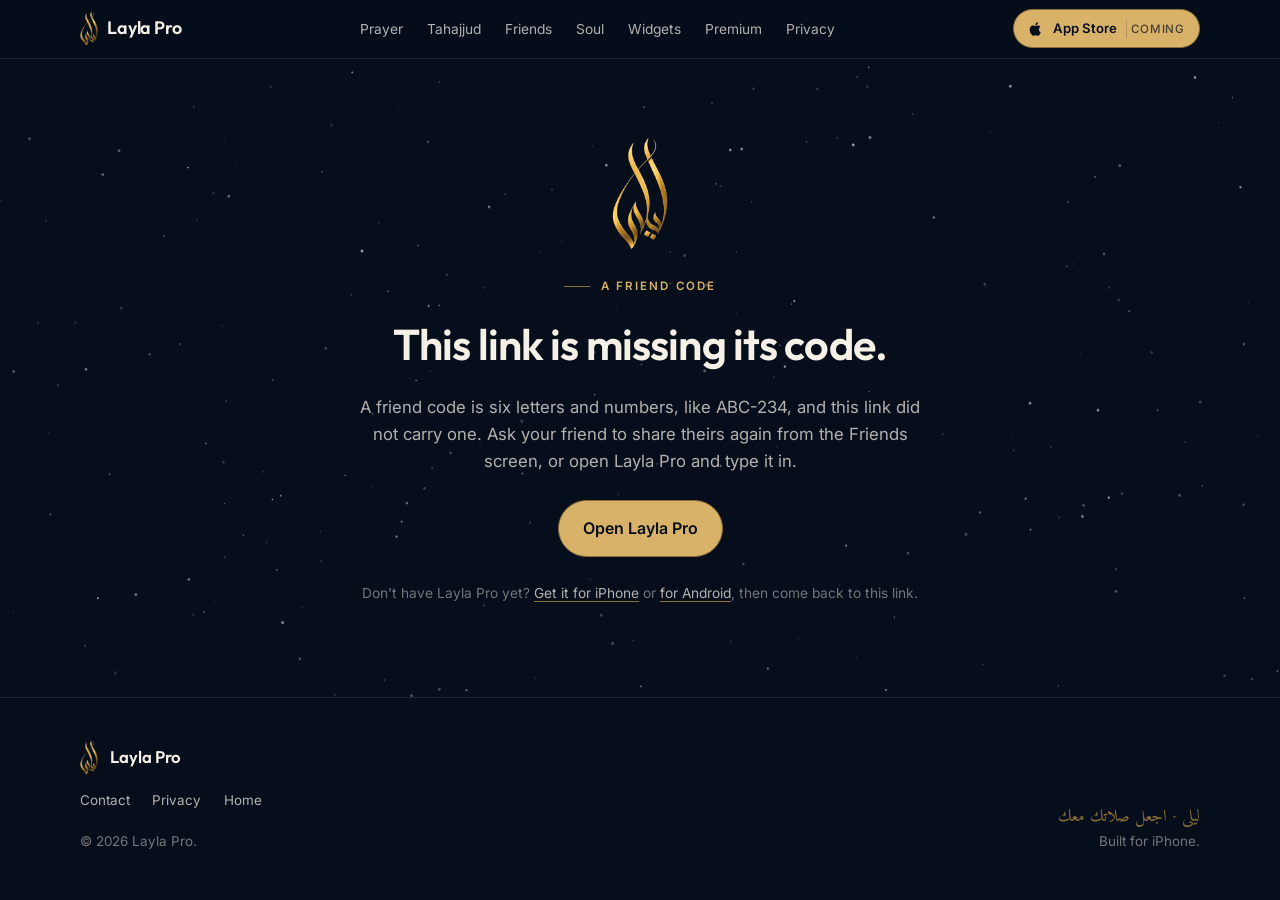
<file: add.html>
<!doctype html>
<html lang="en">
<head>
<meta charset="utf-8">
<meta name="viewport" content="width=device-width, initial-scale=1">
<title>Add a friend on Layla Pro</title>
<meta name="description" content="A friend on Layla Pro has sent you their code. Open it in the app and you can each see whether the other prayed today.">
<meta name="robots" content="noindex">
<link rel="canonical" href="https://adenzia04-ui.github.io/layla-pro/add.html">
<meta property="og:type" content="website">
<meta property="og:site_name" content="Layla Pro">
<meta property="og:title" content="Add me on Layla Pro">
<meta property="og:description" content="A friend code for Layla Pro. Open it in the app and you can see whether each other prayed today.">
<meta property="og:url" content="https://adenzia04-ui.github.io/layla-pro/add.html">
<meta property="og:image" content="https://adenzia04-ui.github.io/layla-pro/og.png">
<meta property="og:image:width" content="1200">
<meta property="og:image:height" content="630">
<meta name="twitter:card" content="summary_large_image">
<meta name="theme-color" content="#060D1B">
<link rel="icon" href="icon.png">
<link rel="apple-touch-icon" href="icon.png">
<link rel="preconnect" href="https://fonts.googleapis.com">
<link rel="preconnect" href="https://fonts.gstatic.com" crossorigin>
<link rel="stylesheet" href="https://fonts.googleapis.com/css2?family=Outfit:wght@400;500;600;700&family=Inter:wght@400;500;600&family=Amiri:wght@400;700&display=swap">
<link rel="stylesheet" href="assets/site.css?v=2">
<script>
/* Same switch as index.html: paste the App Store listing URL here too. */
window.LAYLA = {
  STORE_URL: "",
  PLAY_URL: "https://play.google.com/store/apps/details?id=com.adenzia.layla",
  WAITLIST_URL: "https://layla-waitlist.adenzia04.workers.dev",
  CONTACT: "https://github.com/adenzia04-ui/layla-pro/issues"
};
</script>
<style>
  body{min-height:100vh;display:flex;flex-direction:column}
  .invite{position:relative;overflow:hidden;flex:1;display:grid;place-items:center;padding:3.5rem 0 4.5rem}
  .invite .wrap{position:relative;z-index:1;display:grid;justify-items:center;gap:1.6rem;max-width:40rem;text-align:center}
  .mark{width:3.6rem;height:auto}
  .invite h1{font-size:clamp(1.9rem,5vw,2.7rem)}
  .plate{width:100%;border-radius:1.4rem;background:var(--navy);border:1px solid var(--line);padding:1.8rem 1.6rem 1.6rem;display:grid;gap:.5rem;justify-items:center}
  .plate .lbl{font-size:.72rem;letter-spacing:.18em;text-transform:uppercase;color:var(--faint);font-weight:600}
  .code{font-family:var(--display);font-size:clamp(3.2rem,14vw,5.6rem);font-weight:700;letter-spacing:.06em;line-height:1;font-variant-numeric:tabular-nums;color:var(--gold-soft);padding-right:.06em}
  .actions{display:flex;flex-wrap:wrap;gap:.8rem;align-items:center;justify-content:center}
  .note{font-size:.86rem;color:var(--faint)}
  .note a{color:var(--mist);text-decoration-color:var(--gold-dim);text-underline-offset:3px}
  .note a:hover{color:var(--cream)}
  .invite [hidden]{display:none!important}
</style>
</head>
<body>
<a class="skip" href="#main">Skip to content</a>

<nav class="nav" aria-label="Site">
  <div class="wrap">
    <a class="brand" href="./"><img src="assets/mark.webp" width="179" height="360" alt="">Layla Pro</a>
    <ul>
      <li><a href="./#prayer">Prayer</a></li>
      <li><a href="./#tahajjud">Tahajjud</a></li>
      <li><a href="./#friends">Friends</a></li>
      <li><a href="./#soul">Soul</a></li>
      <li><a href="./#widgets">Widgets</a></li>
      <li><a href="./#premium">Premium</a></li>
      <li><a href="./#privacy">Privacy</a></li>
    </ul>
    <a class="btn small" href="./#get" data-store>
      <svg viewBox="0 0 24 24" fill="currentColor" aria-hidden="true"><path d="M16.4 12.6c0-2.6 2.1-3.8 2.2-3.9-1.2-1.8-3.1-2-3.7-2-1.6-.2-3.1.9-3.9.9-.8 0-2-.9-3.4-.9-1.7 0-3.3 1-4.2 2.6-1.8 3.1-.5 7.8 1.3 10.3.9 1.3 1.9 2.7 3.2 2.6 1.3-.1 1.8-.8 3.3-.8s2 .8 3.4.8 2.3-1.3 3.1-2.5c1-1.4 1.4-2.8 1.4-2.9-.1 0-2.7-1-2.7-4.2zM13.9 4.9c.7-.9 1.2-2 1-3.2-1 0-2.3.7-3 1.6-.7.8-1.2 2-1.1 3.1 1.2.1 2.4-.6 3.1-1.5z"/></svg>
      App Store <span class="soon">coming</span>
    </a>
  </div>
</nav>

<main class="invite" id="main">
  <canvas class="stars" id="stars" aria-hidden="true"></canvas>
  <div class="wrap">
    <picture><source srcset="assets/mark.webp" type="image/webp"><img class="mark" src="assets/mark.png" width="179" height="360" alt="The Layla Pro mark"></picture>

    <!-- A code arrived on the link. -->
    <div id="with-code" hidden style="display:contents">
      <p class="eyebrow">A friend code</p>
      <h1>Someone wants to keep their prayers with you.</h1>
      <div class="plate">
        <span class="lbl">Their code</span>
        <span class="code" id="code">ABC-234</span>
      </div>
      <p class="lede">Open it in Layla Pro and the two of you can see whether the other one prayed today, and how the streak is going. A code each, nothing else shared.</p>
      <div class="actions">
        <a class="btn big" id="open" href="layla://add">Open in Layla Pro</a>
      </div>
    </div>

    <!-- No code, or not a whole one. -->
    <div id="without-code" style="display:contents">
      <p class="eyebrow">A friend code</p>
      <h1>This link is missing its code.</h1>
      <p class="lede">A friend code is six letters and numbers, like ABC-234, and this link did not carry one. Ask your friend to share theirs again from the Friends screen, or open Layla Pro and type it in.</p>
      <div class="actions">
        <a class="btn big" href="layla://add">Open Layla Pro</a>
      </div>
    </div>

    <p class="note">Don't have Layla Pro yet? <a href="./#get" data-store>Get it for iPhone</a> or <a href="./#get" data-play>for Android</a>, then come back to this link.</p>
  </div>
</main>

<footer>
  <div class="wrap">
    <div>
      <div class="fmark"><picture><source srcset="assets/mark.webp" type="image/webp"><img src="assets/mark.png" width="179" height="360" loading="lazy" alt=""></picture>Layla Pro</div>
      <nav aria-label="Footer">
        <a href="https://github.com/adenzia04-ui/layla-pro/issues" rel="noopener" id="contact-link">Contact</a>
        <a href="./#privacy">Privacy</a>
        <a href="./">Home</a>
      </nav>
      <p style="margin-top:1.2rem">© 2026 Layla Pro.</p>
    </div>
    <div class="built">
      <p class="ar" lang="ar" dir="rtl">ليلى · اجعل صلاتك معك</p>
      <p>Built for iPhone.</p>
    </div>
  </div>
</footer>

<script src="assets/waitlist.js?v=2"></script>
<script src="assets/store-link.js?v=2"></script>
<script>
(function(){
  // ── the code, read the way the app reads it: uppercased, everything
  //    outside the alphabet dropped (no 0, O, 1 or I), cut at six.
  var ALPHABET = 'ABCDEFGHJKLMNPQRSTUVWXYZ23456789';
  var raw = new URLSearchParams(location.search).get('code') || '';
  var code = '';
  for (var i = 0; i < raw.length && code.length < 6; i++) {
    var c = raw.charAt(i).toUpperCase();
    if (ALPHABET.indexOf(c) >= 0) code += c;
  }
  var whole = code.length === 6;
  document.getElementById('with-code').hidden = !whole;
  document.getElementById('without-code').hidden = whole;
  if (whole) {
    var shown = code.slice(0, 3) + '-' + code.slice(3);
    document.getElementById('code').textContent = shown;
    // The app takes the code off the query, so the hyphen stays out of it.
    document.getElementById('open').href = 'layla://add?code=' + code;
    document.title = 'Add ' + shown + ' on Layla Pro';
  }

  // ── stars behind the page, as behind the hero on the front page.
  var sc = document.getElementById('stars');
  function stars(){
    var r = sc.parentElement.getBoundingClientRect(), dpr = Math.min(2, devicePixelRatio||1);
    sc.width = r.width * dpr; sc.height = r.height * dpr;
    var g = sc.getContext('2d'), s = 1337;
    function rnd(){ s = (s * 16807) % 2147483647; return s / 2147483647; }
    g.clearRect(0,0,sc.width,sc.height);
    for (var i=0;i<220;i++){
      var x=rnd()*sc.width, y=rnd()*sc.height, a=.15+rnd()*.6, rr=(.4+rnd()*1.1)*dpr;
      g.fillStyle='rgba(246,241,231,'+a+')'; g.beginPath(); g.arc(x,y,rr,0,6.283); g.fill();
    }
  }
  stars(); addEventListener('resize', stars);
})();
</script>
</body>
</html>
</file>
<file: assets/site.css>
/* Layla Pro — shared stylesheet for index.html and add.html.
   Tokens, type, nav, buttons, device frame, footer. Page-specific rules
   stay inline in each page. */

:root{
  --midnight:#060D1B; --navy:#0B1B34; --elev:#12294A; --line:#1D3A63;
  --gold:#D9B26A; --gold-soft:#F0D9A8; --gold-dim:#8A7038;
  --cream:#F6F1E7; --mist:rgba(246,241,231,.72); --faint:rgba(246,241,231,.46); --hair:rgba(246,241,231,.10);
  --emerald:#2E9E80; --amber:#E0A23C; --rose:#CF5C6B; --ember:#F07A3C;
  --pulse:#4DA6FF; --pulse-soft:#9CD2FF;
  --display:'Outfit',ui-sans-serif,system-ui,-apple-system,'Helvetica Neue',sans-serif;
  --body:'Inter',ui-sans-serif,system-ui,-apple-system,'Helvetica Neue',sans-serif;
  --arabic:'Amiri','Scheherazade New','Noto Naskh Arabic',serif;
  --measure:36rem; --wrap:70rem;
  color-scheme:dark;
}
*{box-sizing:border-box}
html{scroll-behavior:smooth;-webkit-text-size-adjust:100%}
@media (prefers-reduced-motion:reduce){html{scroll-behavior:auto}}
body{margin:0;background:var(--midnight);color:var(--cream);font-family:var(--body);font-size:16px;line-height:1.6;-webkit-font-smoothing:antialiased;overflow-x:hidden}
a{color:inherit}
img{max-width:100%;display:block}
h1,h2,h3{font-family:var(--display);letter-spacing:-.02em;line-height:1.1;margin:0;text-wrap:balance;font-weight:600}
p{margin:0}
.wrap{width:min(var(--wrap),calc(100% - 2.5rem));margin-inline:auto}
.measure{max-width:var(--measure)}
.eyebrow{font-family:var(--body);font-size:.72rem;font-weight:600;letter-spacing:.18em;text-transform:uppercase;color:var(--gold);display:flex;align-items:center;gap:.7rem;margin:0}
.eyebrow::before{content:"";width:1.6rem;height:1px;background:var(--gold-dim)}
.lede{color:var(--mist);max-width:var(--measure);font-size:1.05rem}
:focus-visible{outline:2px solid var(--gold);outline-offset:3px;border-radius:4px}
.skip{position:absolute;left:1rem;top:-4rem;z-index:50;background:var(--gold);color:var(--midnight);padding:.6rem 1rem;border-radius:.5rem;font-weight:600;text-decoration:none}
.skip:focus{top:1rem}

/* ── nav ───────────────────────────────────────── */
.nav{position:sticky;top:0;z-index:20;background:rgba(6,13,27,.86);border-bottom:1px solid var(--hair)}
@supports (backdrop-filter:blur(1px)) or (-webkit-backdrop-filter:blur(1px)){.nav{background:rgba(6,13,27,.72);backdrop-filter:blur(14px);-webkit-backdrop-filter:blur(14px)}}
.nav .wrap{display:flex;align-items:center;justify-content:space-between;height:3.6rem;gap:1rem}
.brand{display:flex;align-items:center;gap:.6rem;text-decoration:none;font-family:var(--display);font-weight:600;font-size:1.12rem;letter-spacing:-.01em;white-space:nowrap}
.brand img{width:1.1rem;height:auto}
.nav ul{list-style:none;margin:0;padding:0;display:flex;gap:1.5rem;font-size:.86rem;color:var(--mist);overflow-x:auto;scrollbar-width:none;-webkit-overflow-scrolling:touch}
.nav ul::-webkit-scrollbar{display:none}
.nav ul a{text-decoration:none;white-space:nowrap}
.nav ul a:hover{color:var(--cream)}
@media (max-width:640px){.nav ul{display:none}}
/* Below ~342px the brand and the "App Store coming" button no longer fit
   side by side. Pin the brand and drop the decorative glyph; the words stay. */
@media (max-width:360px){.nav .brand{flex:none}.nav .btn.small svg{display:none}}

/* ── buttons ───────────────────────────────────── */
.btn{display:inline-flex;align-items:center;gap:.55rem;text-decoration:none;font-weight:600;font-size:.92rem;padding:.72rem 1.2rem;border-radius:999px;border:1px solid var(--gold-dim);color:var(--midnight);background:var(--gold);transition:background .15s ease,border-color .15s ease;white-space:nowrap}
.btn:hover{background:var(--gold-soft)}
.btn svg{width:1rem;height:1rem;flex:none}
.btn.ghost{background:transparent;color:var(--cream);border-color:var(--line)}
.btn.ghost:hover{border-color:var(--gold-dim);background:rgba(217,178,106,.06)}
.btn.small{padding:.5rem .9rem;font-size:.82rem}
.btn.big{font-size:1rem;padding:.9rem 1.5rem}
/* App Store buttons before the listing is live: the same button, with the
   word "coming" beside it, so nobody is sent to a dead link. */
.btn .soon{font-weight:500;font-size:.72rem;letter-spacing:.06em;text-transform:uppercase;opacity:.7;padding-left:.3rem;border-left:1px solid rgba(6,13,27,.25)}
.btn.ghost .soon{border-left-color:var(--line)}
.btn[data-store="live"] .soon,.btn[data-play="live"] .soon{display:none}

/* ── device frame: a rounded phone, thin bezel, nothing painted on ─── */
.device{width:min(var(--dw,280px),100%);aspect-ratio:590/1280;border-radius:2.4rem;padding:6px;background:#17294A;box-shadow:0 0 0 1px rgba(246,241,231,.14),0 40px 70px -35px rgba(0,0,0,.95);margin-inline:auto}
.device img,.device picture{width:100%;height:100%;object-fit:cover;border-radius:2rem;background:var(--midnight)}
.device picture{display:block}
.device picture img{border-radius:2rem}
.device.small{--dw:240px;border-radius:2.1rem}
.device.small img,.device.small picture,.device.small picture img{border-radius:1.75rem}

/* ── footer ────────────────────────────────────── */
footer{border-top:1px solid var(--hair);padding:2.6rem 0 3rem;font-size:.84rem;color:var(--faint)}
footer .wrap{display:grid;gap:1.6rem;grid-template-columns:1fr auto;align-items:end}
@media (max-width:640px){footer .wrap{grid-template-columns:1fr}}
footer .fmark{display:flex;align-items:center;gap:.8rem;color:var(--cream);font-family:var(--display);font-weight:600;font-size:1.05rem}
footer .fmark img{width:1.1rem;height:auto}
footer nav{display:flex;gap:1.4rem;flex-wrap:wrap;margin-top:.9rem}
footer nav a{text-decoration:none;color:var(--mist)}
footer nav a:hover{color:var(--cream)}
footer .ar{font-family:var(--arabic);color:var(--gold-dim);font-size:1.05rem}
footer .built{text-align:right}
@media (max-width:640px){footer .built{text-align:left}}

/* ── stars canvas (hero / invite) ──────────────── */
.stars{position:absolute;inset:0;width:100%;height:100%;pointer-events:none;opacity:.9}

/* ── launch waitlist (waitlist.js) ─────────────── */
.waitlist{width:min(27rem,calc(100% - 2rem));max-height:calc(100dvh - 2rem);overflow:auto;padding:2rem 1.6rem 1.6rem;border:1px solid var(--line);border-radius:1.4rem;background:linear-gradient(180deg,var(--elev),var(--navy) 60%);color:var(--cream);box-shadow:0 40px 80px -30px rgba(0,0,0,.8)}
.waitlist::backdrop{background:rgba(3,7,15,.72)}
@supports (backdrop-filter:blur(1px)) or (-webkit-backdrop-filter:blur(1px)){.waitlist::backdrop{backdrop-filter:blur(6px);-webkit-backdrop-filter:blur(6px)}}
.waitlist[open]{animation:wl-in .22s ease-out}
@keyframes wl-in{from{opacity:0;transform:translateY(10px)}to{opacity:1;transform:none}}
@media (prefers-reduced-motion:reduce){.waitlist[open]{animation:none}}
.waitlist h2{font-size:1.65rem;font-weight:700;margin:.7rem 0 .5rem}
.waitlist h2:focus{outline:none}
.wl-lede{color:var(--mist);font-size:.95rem}
.wl-lede b{color:var(--cream);font-weight:600;word-break:break-all}
.wl-close{position:absolute;top:.9rem;right:.9rem;width:2.2rem;height:2.2rem;display:grid;place-items:center;border:0;border-radius:50%;background:transparent;color:var(--mist);cursor:pointer}
.wl-close:hover{background:var(--hair);color:var(--cream)}
.wl-close svg{width:1.1rem;height:1.1rem}
.wl-form{display:grid;gap:1rem}
.wl-form .eyebrow{margin:0}
.wl-form h2{margin:0}
.wl-platform{border:0;margin:0;padding:0;display:grid;grid-template-columns:1fr 1fr;gap:.6rem}
.wl-platform legend,.wl-field>span{font-size:.78rem;font-weight:600;letter-spacing:.06em;text-transform:uppercase;color:var(--faint);margin-bottom:.45rem;padding:0}
.wl-platform label{position:relative;cursor:pointer}
.wl-platform input{position:absolute;opacity:0;inset:0;margin:0;cursor:pointer}
.wl-platform span{display:flex;align-items:center;justify-content:center;gap:.5rem;padding:.75rem;border:1px solid var(--line);border-radius:.9rem;font-weight:600;font-size:.95rem;color:var(--mist);transition:border-color .15s ease,background .15s ease,color .15s ease}
.wl-platform svg{width:1.05rem;height:1.05rem}
.wl-platform input:checked+span{border-color:var(--gold);background:rgba(217,178,106,.12);color:var(--cream)}
.wl-platform input:focus-visible+span{outline:2px solid var(--gold);outline-offset:3px}
.wl-field{display:grid}
.wl-field input{font:inherit;font-size:1rem;color:var(--cream);background:rgba(3,7,15,.45);border:1px solid var(--line);border-radius:.9rem;padding:.85rem 1rem;width:100%}
.wl-field input::placeholder{color:var(--faint)}
.wl-field input:focus{outline:none;border-color:var(--gold)}
.wl-trap{position:absolute;left:-9999px;width:1px;height:1px;overflow:hidden}
.wl-submit{width:100%;justify-content:center;cursor:pointer;font-family:inherit}
.wl-submit:disabled{opacity:.6;cursor:progress}
.wl-status{min-height:1.2em;font-size:.86rem;color:var(--mist);margin-top:-.3rem}
.wl-status:empty{display:none}
.wl-status.bad{color:#F0A0AA}
.wl-fine{font-size:.78rem;color:var(--faint);text-align:center}
.wl-done{display:grid;gap:.4rem;justify-items:center;text-align:center;padding:.6rem 0 .2rem}
.wl-done[hidden],.wl-form[hidden]{display:none}
.wl-tick{width:3.2rem;height:3.2rem;border-radius:50%;display:grid;place-items:center;background:rgba(46,158,128,.16);color:var(--emerald);margin-bottom:.3rem}
.wl-tick svg{width:1.6rem;height:1.6rem}
.wl-done .btn{margin-top:1rem;width:100%;justify-content:center;cursor:pointer;font-family:inherit}
</file>
